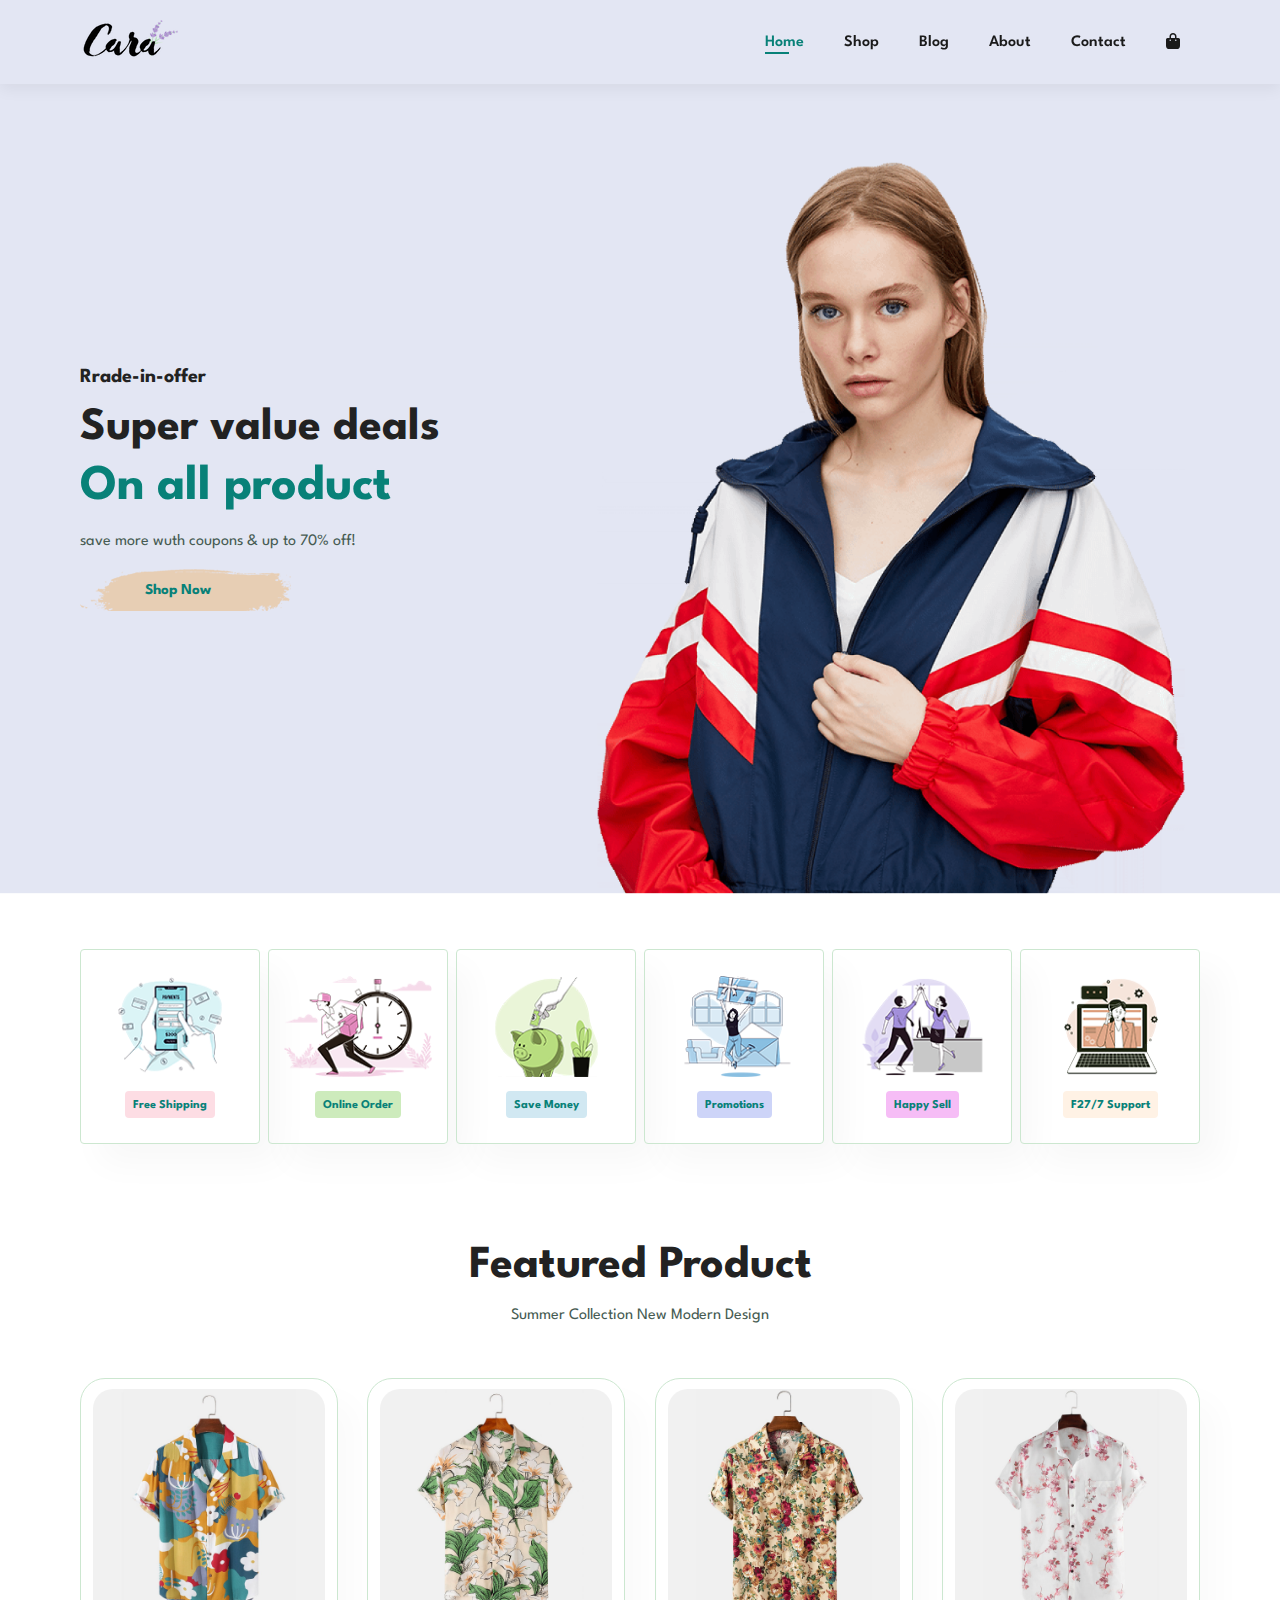
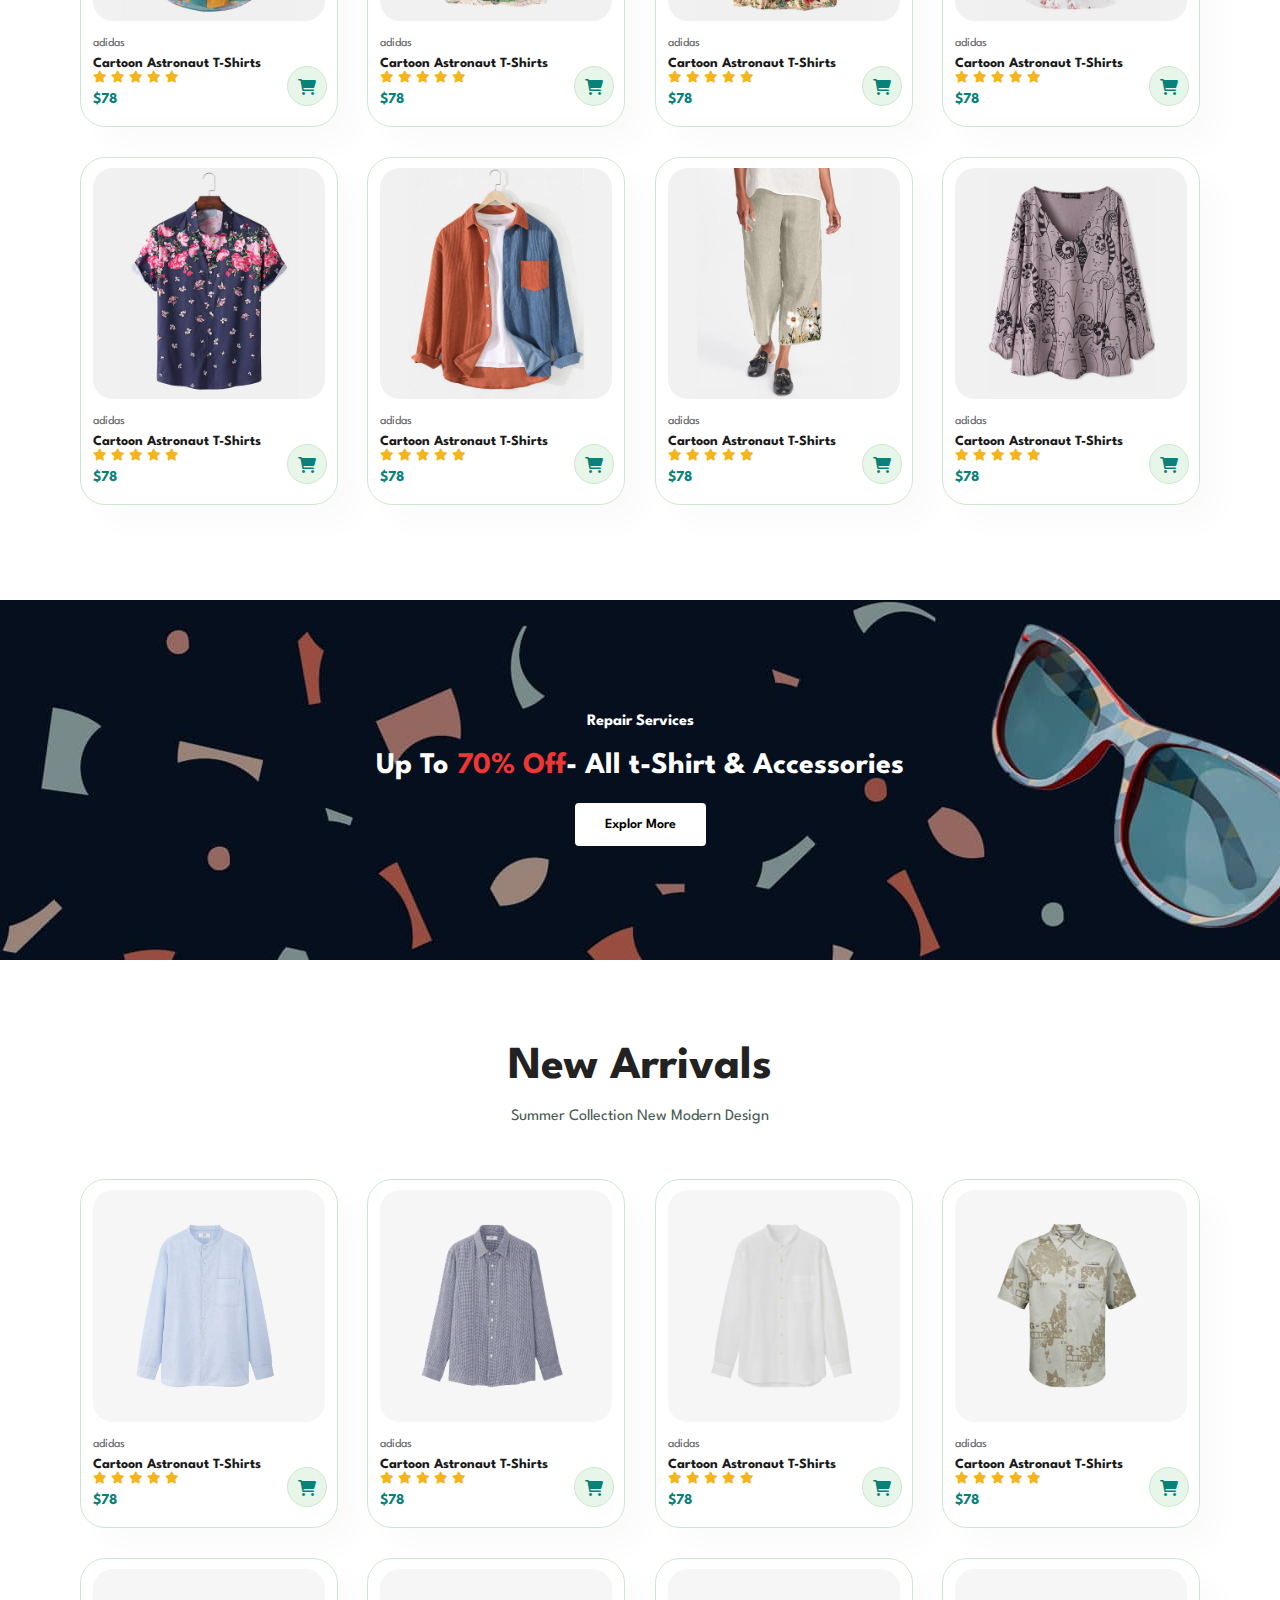
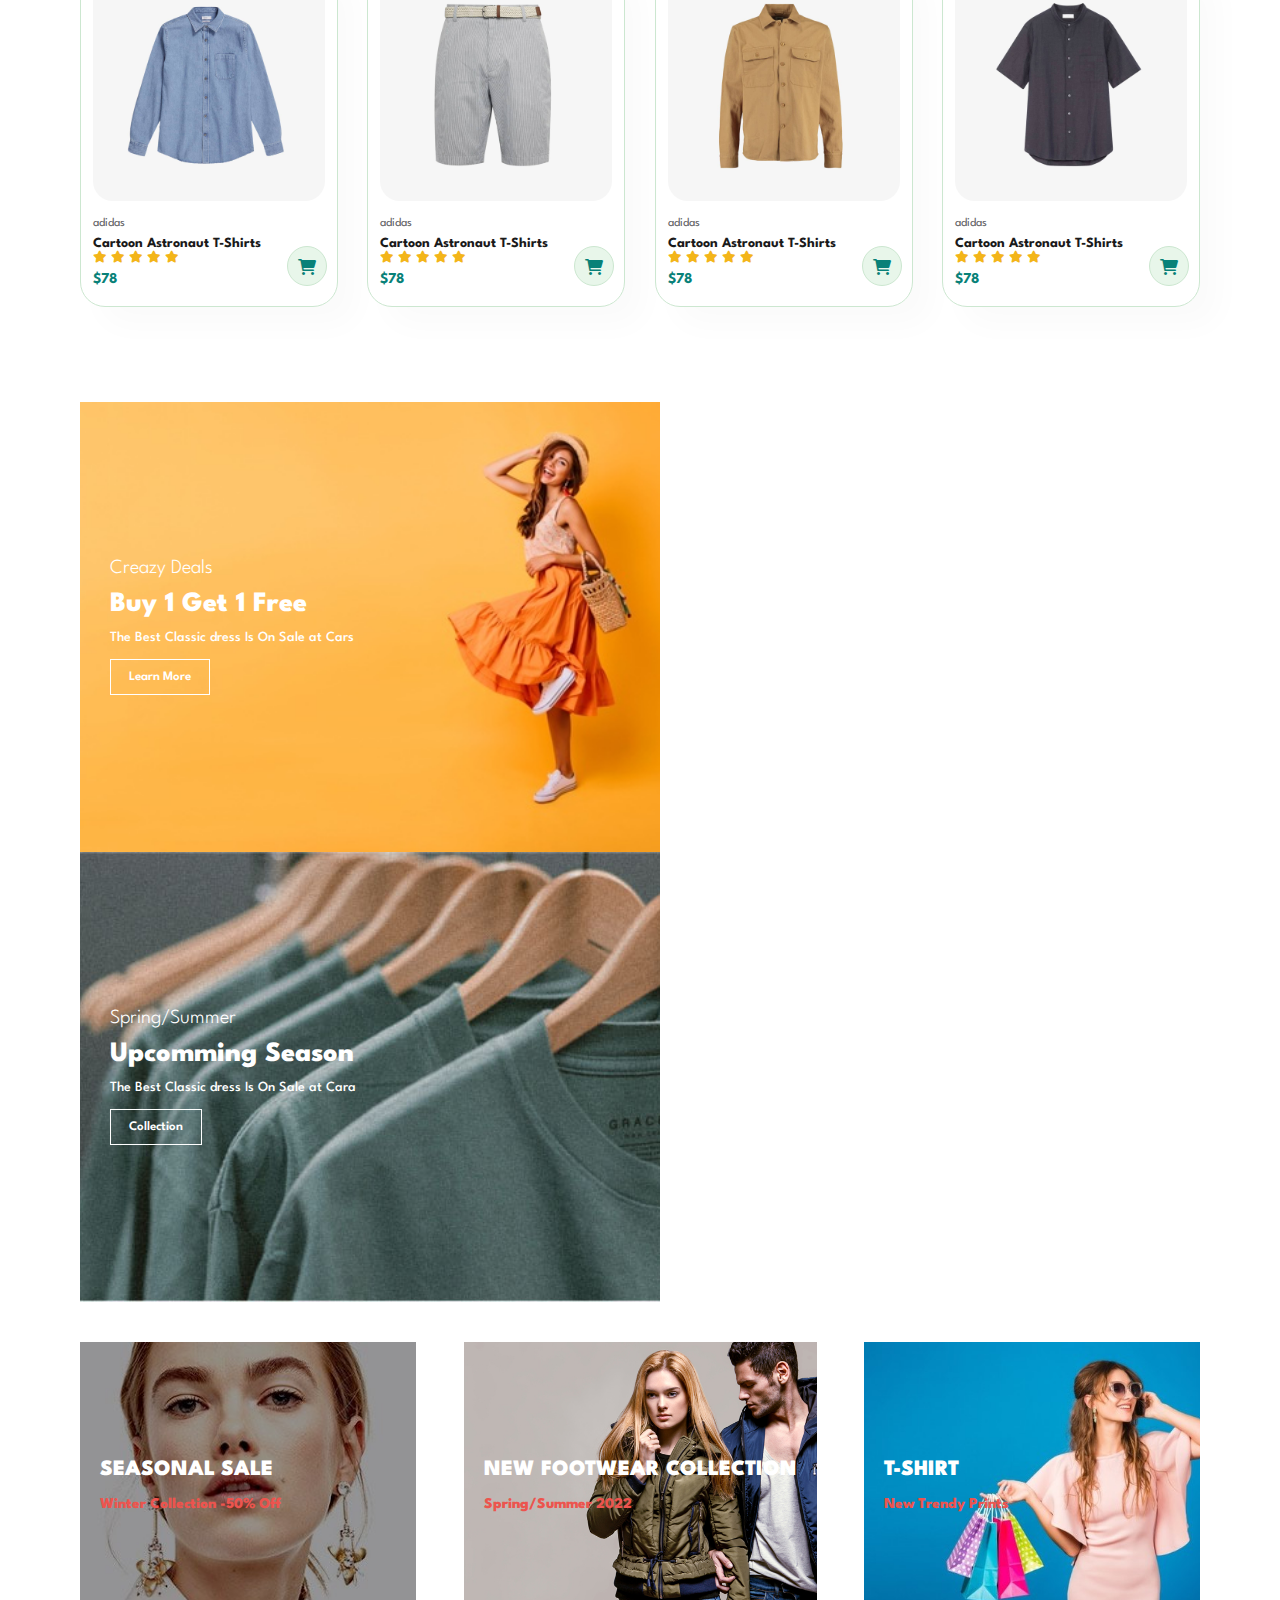
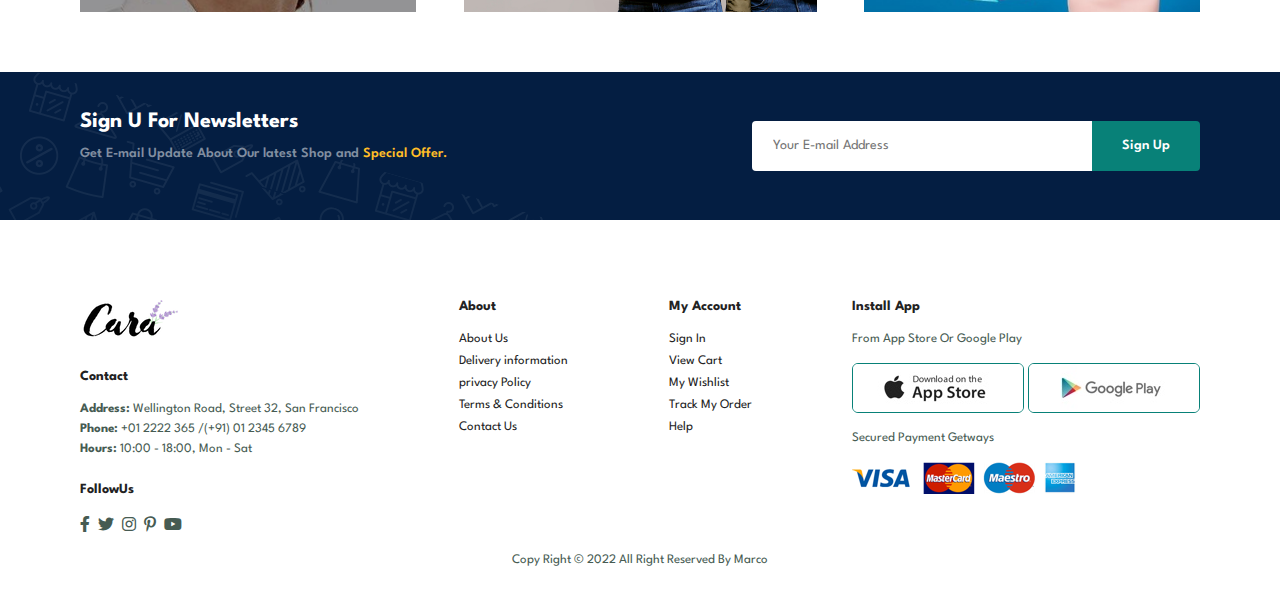
<file: index.html>
<!DOCTYPE html>
<html lang="en">
  <head>
    <meta charset="UTF-8" />
    <meta http-equiv="X-UA-Compatible" content="IE=edge" />
    <meta name="viewport" content="width=device-width, initial-scale=1.0" />
    <title>Cara Home</title>
    <link
      rel="stylesheet"
      href="https://cdnjs.cloudflare.com/ajax/libs/font-awesome/6.0.0/css/all.min.css"
    />
    <link rel="stylesheet" href="style.css" />
  </head>

  <body>
    <section id="header">
      <a href="#"><img src="img/logo.png" class="logo" alt="" /></a>
      <div>
        <ul id="navbar">
          <li><a class="active" href="index.html">Home</a></li>
          <li><a href="shop.html">Shop</a></li>
          <li><a href="blog.html">Blog</a></li>
          <li><a href="about.html">About</a></li>
          <li><a href="contact.html">Contact</a></li>
          <li>
            <a id="lg-bag" href="cart.html"
              ><i class="fa-solid fa-bag-shopping"></i
            ></a>
          </li>
          <a id="close" href="#"><i class="fa-solid fa-xmark"></i></a>
        </ul>
      </div>
      <div id="mobile">
        <a href="cart.html"><i class="fa-solid fa-bag-shopping"></i></a>
        <i id="bar" class="fa-solid fa-outdent"></i>
      </div>
    </section>

    <section id="hero">
      <h4>Rrade-in-offer</h4>
      <h2>Super value deals</h2>
      <h1>On all product</h1>
      <p>save more wuth coupons & up to 70% off!</p>
      <button>Shop Now</button>
    </section>

    <section id="feature" class="section-p1">
      <div class="fe-box">
        <img src="img/features/f1.png" alt="" />
        <h6>Free Shipping</h6>
      </div>
      <div class="fe-box">
        <img src="img/features/f2.png" alt="" />
        <h6>Online Order</h6>
      </div>
      <div class="fe-box">
        <img src="img/features/f3.png" alt="" />
        <h6>Save Money</h6>
      </div>
      <div class="fe-box">
        <img src="img/features/f4.png" alt="" />
        <h6>Promotions</h6>
      </div>
      <div class="fe-box">
        <img src="img/features/f5.png" alt="" />
        <h6>Happy Sell</h6>
      </div>
      <div class="fe-box">
        <img src="img/features/f6.png" alt="" />
        <h6>F27/7 Support</h6>
      </div>
    </section>

    <section id="product1" class="section-p1">
      <h2>Featured Product</h2>
      <p>Summer Collection New Modern Design</p>
      <div class="pro-container">
        <div class="pro">
          <img src="img/products/f1.jpg" alt="" />
          <div class="des">
            <span>adidas</span>
            <h5>Cartoon Astronaut T-Shirts</h5>
            <div class="star">
              <i class="fas fa-star"></i>
              <i class="fas fa-star"></i>
              <i class="fas fa-star"></i>
              <i class="fas fa-star"></i>
              <i class="fas fa-star"></i>
            </div>
            <h4>$78</h4>
          </div>
          <a href="#"><i class="fa-solid fa-cart-shopping cart"></i></a>
        </div>
        <div class="pro">
          <img src="img/products/f2.jpg" alt="" />
          <div class="des">
            <span>adidas</span>
            <h5>Cartoon Astronaut T-Shirts</h5>
            <div class="star">
              <i class="fas fa-star"></i>
              <i class="fas fa-star"></i>
              <i class="fas fa-star"></i>
              <i class="fas fa-star"></i>
              <i class="fas fa-star"></i>
            </div>
            <h4>$78</h4>
          </div>
          <a href="#"><i class="fa-solid fa-cart-shopping cart"></i></a>
        </div>
        <div class="pro">
          <img src="img/products/f3.jpg" alt="" />
          <div class="des">
            <span>adidas</span>
            <h5>Cartoon Astronaut T-Shirts</h5>
            <div class="star">
              <i class="fas fa-star"></i>
              <i class="fas fa-star"></i>
              <i class="fas fa-star"></i>
              <i class="fas fa-star"></i>
              <i class="fas fa-star"></i>
            </div>
            <h4>$78</h4>
          </div>
          <a href="#"><i class="fa-solid fa-cart-shopping cart"></i></a>
        </div>
        <div class="pro">
          <img src="img/products/f4.jpg" alt="" />
          <div class="des">
            <span>adidas</span>
            <h5>Cartoon Astronaut T-Shirts</h5>
            <div class="star">
              <i class="fas fa-star"></i>
              <i class="fas fa-star"></i>
              <i class="fas fa-star"></i>
              <i class="fas fa-star"></i>
              <i class="fas fa-star"></i>
            </div>
            <h4>$78</h4>
          </div>
          <a href="#"><i class="fa-solid fa-cart-shopping cart"></i></a>
        </div>
        <div class="pro">
          <img src="img/products/f5.jpg" alt="" />
          <div class="des">
            <span>adidas</span>
            <h5>Cartoon Astronaut T-Shirts</h5>
            <div class="star">
              <i class="fas fa-star"></i>
              <i class="fas fa-star"></i>
              <i class="fas fa-star"></i>
              <i class="fas fa-star"></i>
              <i class="fas fa-star"></i>
            </div>
            <h4>$78</h4>
          </div>
          <a href="#"><i class="fa-solid fa-cart-shopping cart"></i></a>
        </div>
        <div class="pro">
          <img src="img/products/f6.jpg" alt="" />
          <div class="des">
            <span>adidas</span>
            <h5>Cartoon Astronaut T-Shirts</h5>
            <div class="star">
              <i class="fas fa-star"></i>
              <i class="fas fa-star"></i>
              <i class="fas fa-star"></i>
              <i class="fas fa-star"></i>
              <i class="fas fa-star"></i>
            </div>
            <h4>$78</h4>
          </div>
          <a href="#"><i class="fa-solid fa-cart-shopping cart"></i></a>
        </div>
        <div class="pro">
          <img src="img/products/f7.jpg" alt="" />
          <div class="des">
            <span>adidas</span>
            <h5>Cartoon Astronaut T-Shirts</h5>
            <div class="star">
              <i class="fas fa-star"></i>
              <i class="fas fa-star"></i>
              <i class="fas fa-star"></i>
              <i class="fas fa-star"></i>
              <i class="fas fa-star"></i>
            </div>
            <h4>$78</h4>
          </div>
          <a href="#"><i class="fa-solid fa-cart-shopping cart"></i></a>
        </div>
        <div class="pro">
          <img src="img/products/f8.jpg" alt="" />
          <div class="des">
            <span>adidas</span>
            <h5>Cartoon Astronaut T-Shirts</h5>
            <div class="star">
              <i class="fas fa-star"></i>
              <i class="fas fa-star"></i>
              <i class="fas fa-star"></i>
              <i class="fas fa-star"></i>
              <i class="fas fa-star"></i>
            </div>
            <h4>$78</h4>
          </div>
          <a href="#"><i class="fa-solid fa-cart-shopping cart"></i></a>
        </div>
      </div>
    </section>

    <section id="banner" class="section-m1">
      <h4>Repair Services</h4>
      <h2>Up To <span>70% Off</span>- All t-Shirt & Accessories</h2>
      <button class="normal">Explor More</button>
    </section>

    <section id="product1" class="section-p1">
      <h2>New Arrivals</h2>
      <p>Summer Collection New Modern Design</p>
      <div class="pro-container">
        <div class="pro">
          <img src="img/products/n1.jpg" alt="" />
          <div class="des">
            <span>adidas</span>
            <h5>Cartoon Astronaut T-Shirts</h5>
            <div class="star">
              <i class="fas fa-star"></i>
              <i class="fas fa-star"></i>
              <i class="fas fa-star"></i>
              <i class="fas fa-star"></i>
              <i class="fas fa-star"></i>
            </div>
            <h4>$78</h4>
          </div>
          <a href="#"><i class="fa-solid fa-cart-shopping cart"></i></a>
        </div>
        <div class="pro">
          <img src="img/products/n2.jpg" alt="" />
          <div class="des">
            <span>adidas</span>
            <h5>Cartoon Astronaut T-Shirts</h5>
            <div class="star">
              <i class="fas fa-star"></i>
              <i class="fas fa-star"></i>
              <i class="fas fa-star"></i>
              <i class="fas fa-star"></i>
              <i class="fas fa-star"></i>
            </div>
            <h4>$78</h4>
          </div>
          <a href="#"><i class="fa-solid fa-cart-shopping cart"></i></a>
        </div>
        <div class="pro">
          <img src="img/products/n3.jpg" alt="" />
          <div class="des">
            <span>adidas</span>
            <h5>Cartoon Astronaut T-Shirts</h5>
            <div class="star">
              <i class="fas fa-star"></i>
              <i class="fas fa-star"></i>
              <i class="fas fa-star"></i>
              <i class="fas fa-star"></i>
              <i class="fas fa-star"></i>
            </div>
            <h4>$78</h4>
          </div>
          <a href="#"><i class="fa-solid fa-cart-shopping cart"></i></a>
        </div>
        <div class="pro">
          <img src="img/products/n4.jpg" alt="" />
          <div class="des">
            <span>adidas</span>
            <h5>Cartoon Astronaut T-Shirts</h5>
            <div class="star">
              <i class="fas fa-star"></i>
              <i class="fas fa-star"></i>
              <i class="fas fa-star"></i>
              <i class="fas fa-star"></i>
              <i class="fas fa-star"></i>
            </div>
            <h4>$78</h4>
          </div>
          <a href="#"><i class="fa-solid fa-cart-shopping cart"></i></a>
        </div>
        <div class="pro">
          <img src="img/products/n5.jpg" alt="" />
          <div class="des">
            <span>adidas</span>
            <h5>Cartoon Astronaut T-Shirts</h5>
            <div class="star">
              <i class="fas fa-star"></i>
              <i class="fas fa-star"></i>
              <i class="fas fa-star"></i>
              <i class="fas fa-star"></i>
              <i class="fas fa-star"></i>
            </div>
            <h4>$78</h4>
          </div>
          <a href="#"><i class="fa-solid fa-cart-shopping cart"></i></a>
        </div>
        <div class="pro">
          <img src="img/products/n6.jpg" alt="" />
          <div class="des">
            <span>adidas</span>
            <h5>Cartoon Astronaut T-Shirts</h5>
            <div class="star">
              <i class="fas fa-star"></i>
              <i class="fas fa-star"></i>
              <i class="fas fa-star"></i>
              <i class="fas fa-star"></i>
              <i class="fas fa-star"></i>
            </div>
            <h4>$78</h4>
          </div>
          <a href="#"><i class="fa-solid fa-cart-shopping cart"></i></a>
        </div>
        <div class="pro">
          <img src="img/products/n7.jpg" alt="" />
          <div class="des">
            <span>adidas</span>
            <h5>Cartoon Astronaut T-Shirts</h5>
            <div class="star">
              <i class="fas fa-star"></i>
              <i class="fas fa-star"></i>
              <i class="fas fa-star"></i>
              <i class="fas fa-star"></i>
              <i class="fas fa-star"></i>
            </div>
            <h4>$78</h4>
          </div>
          <a href="#"><i class="fa-solid fa-cart-shopping cart"></i></a>
        </div>
        <div class="pro">
          <img src="img/products/n8.jpg" alt="" />
          <div class="des">
            <span>adidas</span>
            <h5>Cartoon Astronaut T-Shirts</h5>
            <div class="star">
              <i class="fas fa-star"></i>
              <i class="fas fa-star"></i>
              <i class="fas fa-star"></i>
              <i class="fas fa-star"></i>
              <i class="fas fa-star"></i>
            </div>
            <h4>$78</h4>
          </div>
          <a href="#"><i class="fa-solid fa-cart-shopping cart"></i></a>
        </div>
      </div>
    </section>

    <section id="sm-banner" class="section-p1">
      <div class="banner-box">
        <h4>Creazy Deals</h4>
        <h2>Buy 1 Get 1 Free</h2>
        <span>The Best Classic dress Is On Sale at Cars</span>
        <button class="white">Learn More</button>
      </div>
      <div class="banner-box box2">
        <h4>Spring/Summer</h4>
        <h2>Upcomming Season</h2>
        <span>The Best Classic dress Is On Sale at Cara</span>
        <button class="white">Collection</button>
      </div>
    </section>

    <section id="banner3">
      <div class="banner-box">
        <h2>SEASONAL SALE</h2>
        <h3>Winter Collection -50% Off</h3>
      </div>
      <div class="banner-box box2">
        <h2>NEW FOOTWEAR COLLECTION</h2>
        <h3>Spring/Summer 2022</h3>
      </div>
      <div class="banner-box box3">
        <h2>T-SHIRT</h2>
        <h3>New Trendy Prints</h3>
      </div>
    </section>

    <section id="newletter" class="section-p1 section-m1">
      <div class="newtxt">
        <h4>Sign U For Newsletters</h4>
        <p>
          Get E-mail Update About Our latest Shop and
          <span>Special Offer.</span>
        </p>
      </div>
      <div class="form">
        <input type="text" placeholder="Your E-mail Address" />
        <button class="normal">Sign Up</button>
      </div>
    </section>

    <footer class="section-p1">
      <div class="col">
        <img class="logo" src="img/logo.png" alt="" />
        <h4>Contact</h4>
        <p>
          <strong>Address:</strong> Wellington Road, Street 32, San Francisco
        </p>
        <p><strong>Phone:</strong> +01 2222 365 /(+91) 01 2345 6789</p>
        <p><strong>Hours:</strong> 10:00 - 18:00, Mon - Sat</p>
        <div class="follow">
          <h4>FollowUs</h4>
          <div class="icon">
            <i class="fa-brands fa-facebook-f"></i>
            <i class="fa-brands fa-twitter"></i>
            <i class="fa-brands fa-instagram"></i>
            <i class="fa-brands fa-pinterest-p"></i>
            <i class="fa-brands fa-youtube"></i>
          </div>
        </div>
      </div>
      <div class="col">
        <h4>About</h4>
        <a href="#">About Us</a>
        <a href="#">Delivery information</a>
        <a href="#">privacy Policy</a>
        <a href="#">Terms & Conditions</a>
        <a href="#">Contact Us</a>
      </div>
      <div class="col">
        <h4>My Account</h4>
        <a href="#">Sign In</a>
        <a href="#">View Cart</a>
        <a href="#">My Wishlist</a>
        <a href="#">Track My Order</a>
        <a href="#">Help</a>
      </div>
      <div class="col install">
        <h4>Install App</h4>
        <p>From App Store Or Google Play</p>
        <div class="row">
          <img src="img/pay/app.jpg" alt="" />
          <img src="img/pay/play.jpg" alt="" />
        </div>
        <p>Secured Payment Getways</p>
        <img src="img/pay/pay.png" alt="" />
      </div>
      <div class="copy">
        <p>Copy Right &copy; 2022 All Right Reserved By Marco</p>
      </div>
    </footer>

    <script src="script.js"></script>
  </body>
</html>
</file>
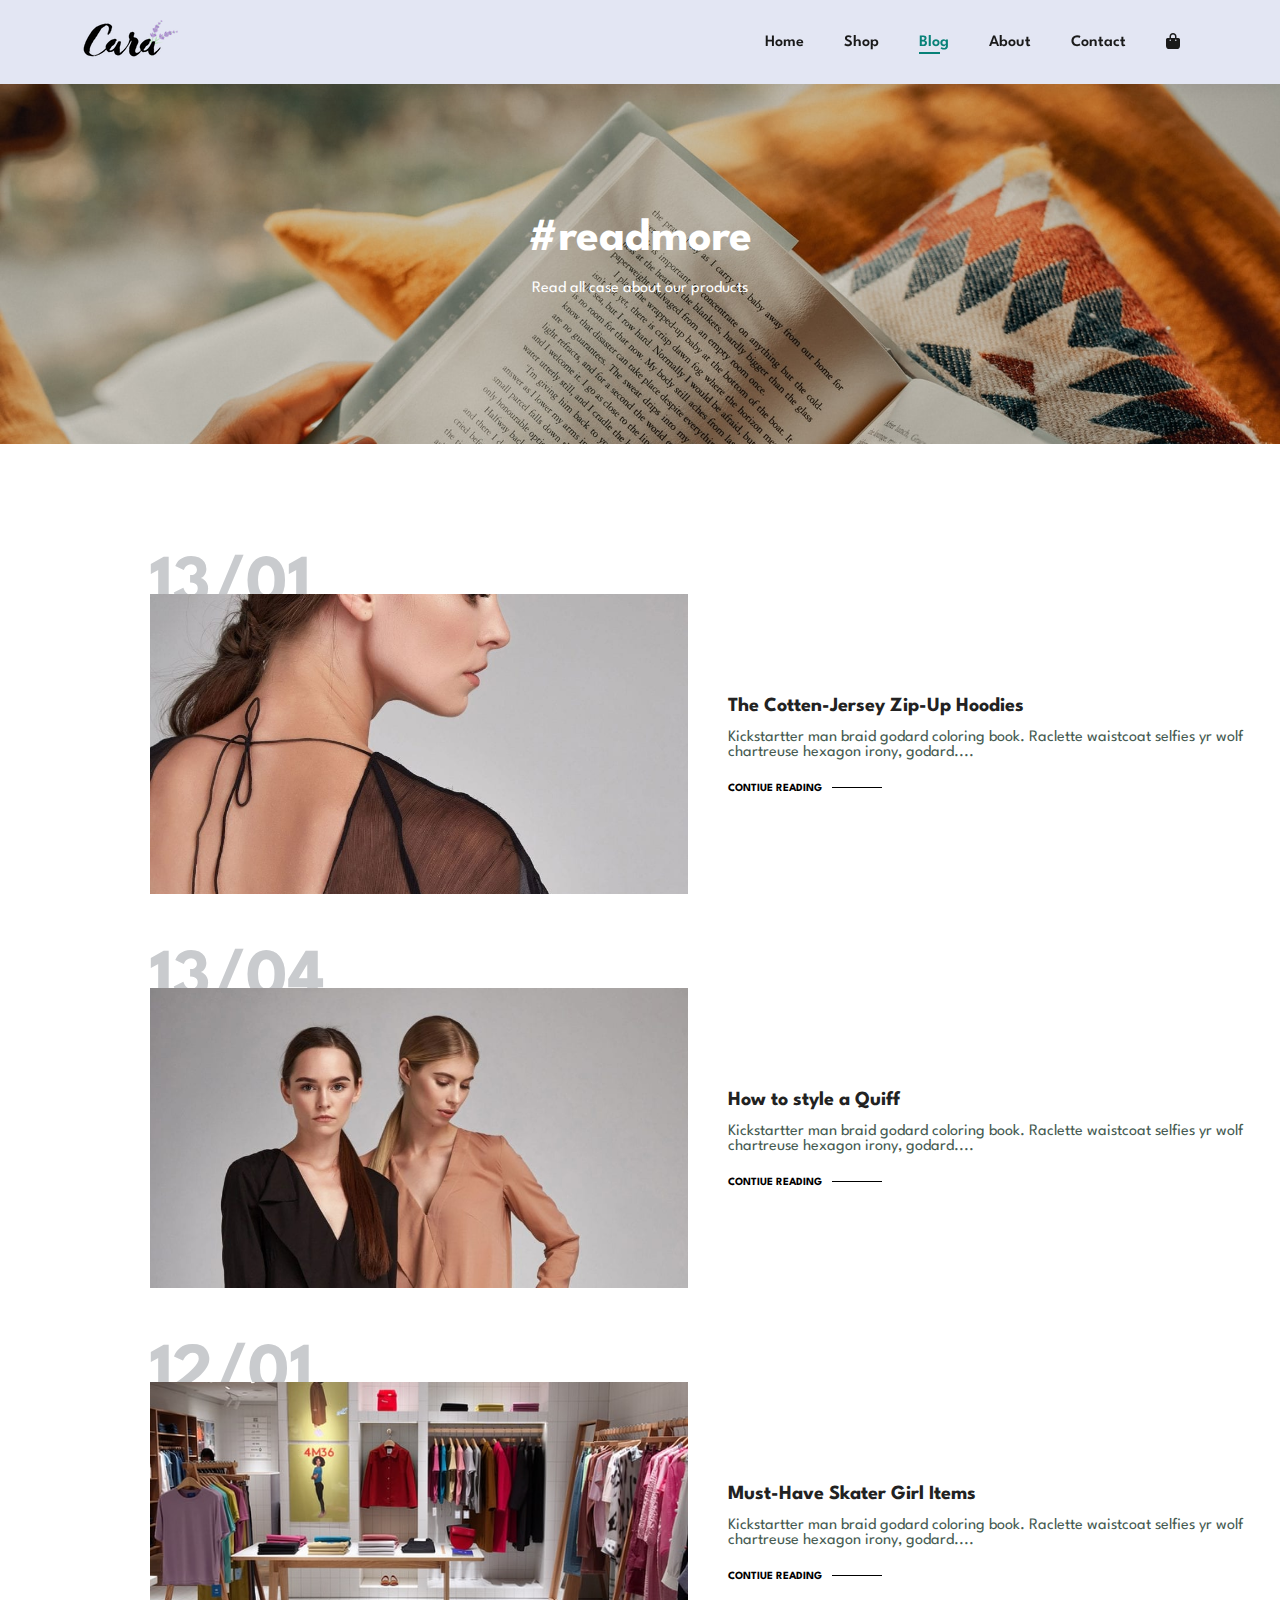
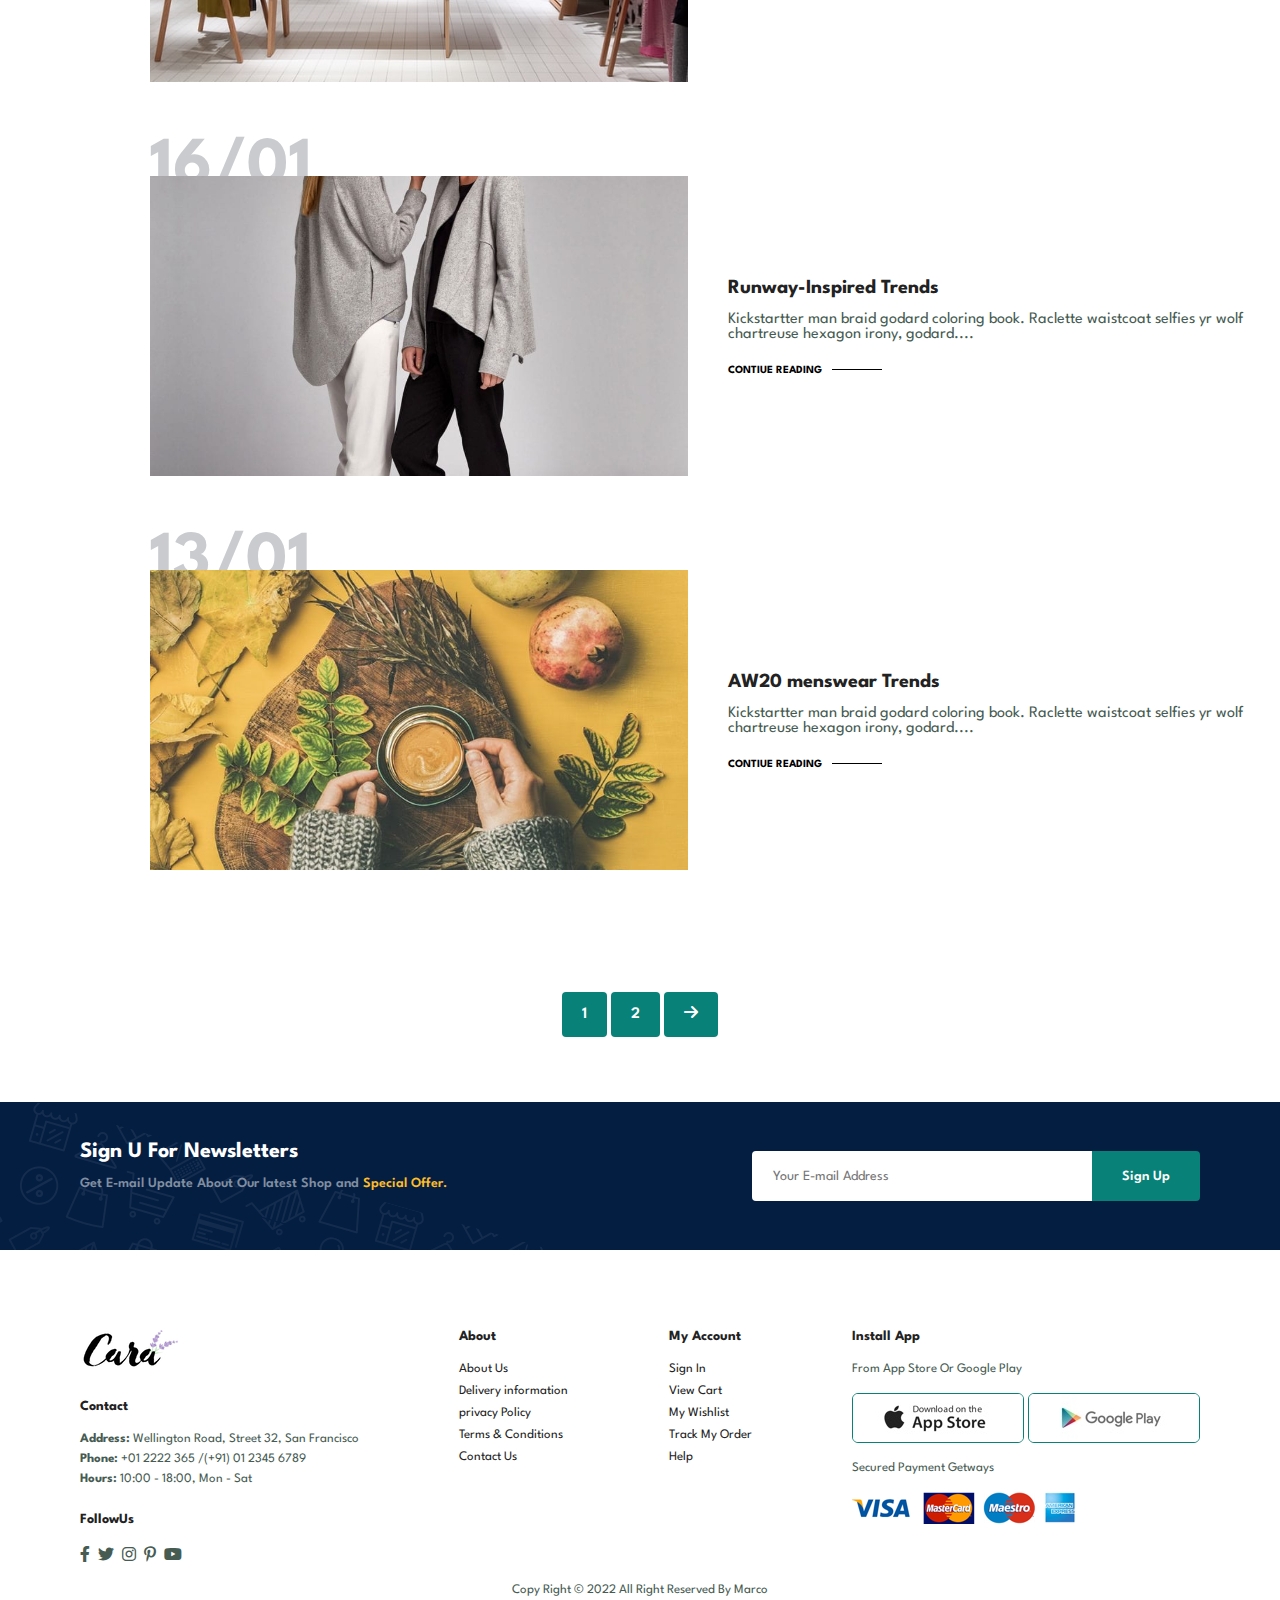
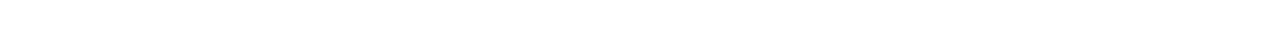
<file: blog.html>
<!DOCTYPE html>
<html lang="en">
  <head>
    <meta charset="UTF-8" />
    <meta http-equiv="X-UA-Compatible" content="IE=edge" />
    <meta name="viewport" content="width=device-width, initial-scale=1.0" />
    <title>Cara Blog</title>
    <link
      rel="stylesheet"
      href="https://cdnjs.cloudflare.com/ajax/libs/font-awesome/6.0.0/css/all.min.css"
    />
    <link rel="stylesheet" href="style.css" />
  </head>

  <body>
    <section id="header">
      <a href="#"><img src="img/logo.png" class="logo" alt="" /></a>
      <div>
        <ul id="navbar">
          <li><a href="index.html">Home</a></li>
          <li><a href="shop.html">Shop</a></li>
          <li><a class="active" href="blog.html">Blog</a></li>
          <li><a href="about.html">About</a></li>
          <li><a href="contact.html">Contact</a></li>
          <li>
            <a id="lg-bag" href="cart.html"
              ><i class="fa-solid fa-bag-shopping"></i
            ></a>
          </li>
          <a id="close" href="#"><i class="fa-solid fa-xmark"></i></a>
        </ul>
      </div>
      <div id="mobile">
        <a href="cart.html"><i class="fa-solid fa-bag-shopping"></i></a>
        <i id="bar" class="fa-solid fa-outdent"></i>
      </div>
    </section>

    <section id="page-header" class="blog-header">
      <h2>#readmore</h2>
      <p>Read all case about our products</p>
    </section>

    <section id="blog">
      <div class="blog-box">
        <div class="blog-img">
          <img src="img/blog/b1.jpg" alt="" />
        </div>
        <div class="blog-txt">
          <h4>The Cotten-Jersey Zip-Up Hoodies</h4>
          <p>
            Kickstartter man braid godard coloring book. Raclette waistcoat
            selfies yr wolf chartreuse hexagon irony, godard....
          </p>
          <a href="#">CONTIUE READING</a>
        </div>
        <h1>13/01</h1>
      </div>
      <div class="blog-box">
        <div class="blog-img">
          <img src="img/blog/b2.jpg" alt="" />
        </div>
        <div class="blog-txt">
          <h4>How to style a Quiff</h4>
          <p>
            Kickstartter man braid godard coloring book. Raclette waistcoat
            selfies yr wolf chartreuse hexagon irony, godard....
          </p>
          <a href="#">CONTIUE READING</a>
        </div>
        <h1>13/04</h1>
      </div>
      <div class="blog-box">
        <div class="blog-img">
          <img src="img/blog/b3.jpg" alt="" />
        </div>
        <div class="blog-txt">
          <h4>Must-Have Skater Girl Items</h4>
          <p>
            Kickstartter man braid godard coloring book. Raclette waistcoat
            selfies yr wolf chartreuse hexagon irony, godard....
          </p>
          <a href="#">CONTIUE READING</a>
        </div>
        <h1>12/01</h1>
      </div>
      <div class="blog-box">
        <div class="blog-img">
          <img src="img/blog/b4.jpg" alt="" />
        </div>
        <div class="blog-txt">
          <h4>Runway-Inspired Trends</h4>
          <p>
            Kickstartter man braid godard coloring book. Raclette waistcoat
            selfies yr wolf chartreuse hexagon irony, godard....
          </p>
          <a href="#">CONTIUE READING</a>
        </div>
        <h1>16/01</h1>
      </div>
      <div class="blog-box">
        <div class="blog-img">
          <img src="img/blog/b6.jpg" alt="" />
        </div>
        <div class="blog-txt">
          <h4>AW20 menswear Trends</h4>
          <p>
            Kickstartter man braid godard coloring book. Raclette waistcoat
            selfies yr wolf chartreuse hexagon irony, godard....
          </p>
          <a href="#">CONTIUE READING</a>
        </div>
        <h1>13/01</h1>
      </div>
    </section>

    <section id="pagination" class="section-p1">
      <a href="#">1</a>
      <a href="#">2</a>
      <a href="#"><i class="fa-solid fa-arrow-right"></i></a>
    </section>

    <section id="newletter" class="section-p1 section-m1">
      <div class="newtxt">
        <h4>Sign U For Newsletters</h4>
        <p>
          Get E-mail Update About Our latest Shop and
          <span>Special Offer.</span>
        </p>
      </div>
      <div class="form">
        <input type="text" placeholder="Your E-mail Address" />
        <button class="normal">Sign Up</button>
      </div>
    </section>

    <footer class="section-p1">
      <div class="col">
        <img class="logo" src="img/logo.png" alt="" />
        <h4>Contact</h4>
        <p>
          <strong>Address:</strong> Wellington Road, Street 32, San Francisco
        </p>
        <p><strong>Phone:</strong> +01 2222 365 /(+91) 01 2345 6789</p>
        <p><strong>Hours:</strong> 10:00 - 18:00, Mon - Sat</p>
        <div class="follow">
          <h4>FollowUs</h4>
          <div class="icon">
            <i class="fa-brands fa-facebook-f"></i>
            <i class="fa-brands fa-twitter"></i>
            <i class="fa-brands fa-instagram"></i>
            <i class="fa-brands fa-pinterest-p"></i>
            <i class="fa-brands fa-youtube"></i>
          </div>
        </div>
      </div>
      <div class="col">
        <h4>About</h4>
        <a href="#">About Us</a>
        <a href="#">Delivery information</a>
        <a href="#">privacy Policy</a>
        <a href="#">Terms & Conditions</a>
        <a href="#">Contact Us</a>
      </div>
      <div class="col">
        <h4>My Account</h4>
        <a href="#">Sign In</a>
        <a href="#">View Cart</a>
        <a href="#">My Wishlist</a>
        <a href="#">Track My Order</a>
        <a href="#">Help</a>
      </div>
      <div class="col install">
        <h4>Install App</h4>
        <p>From App Store Or Google Play</p>
        <div class="row">
          <img src="img/pay/app.jpg" alt="" />
          <img src="img/pay/play.jpg" alt="" />
        </div>
        <p>Secured Payment Getways</p>
        <img src="img/pay/pay.png" alt="" />
      </div>
      <div class="copy">
        <p>Copy Right &copy; 2022 All Right Reserved By Marco</p>
      </div>
    </footer>

    <script src="script.js"></script>
  </body>
</html>
</file>
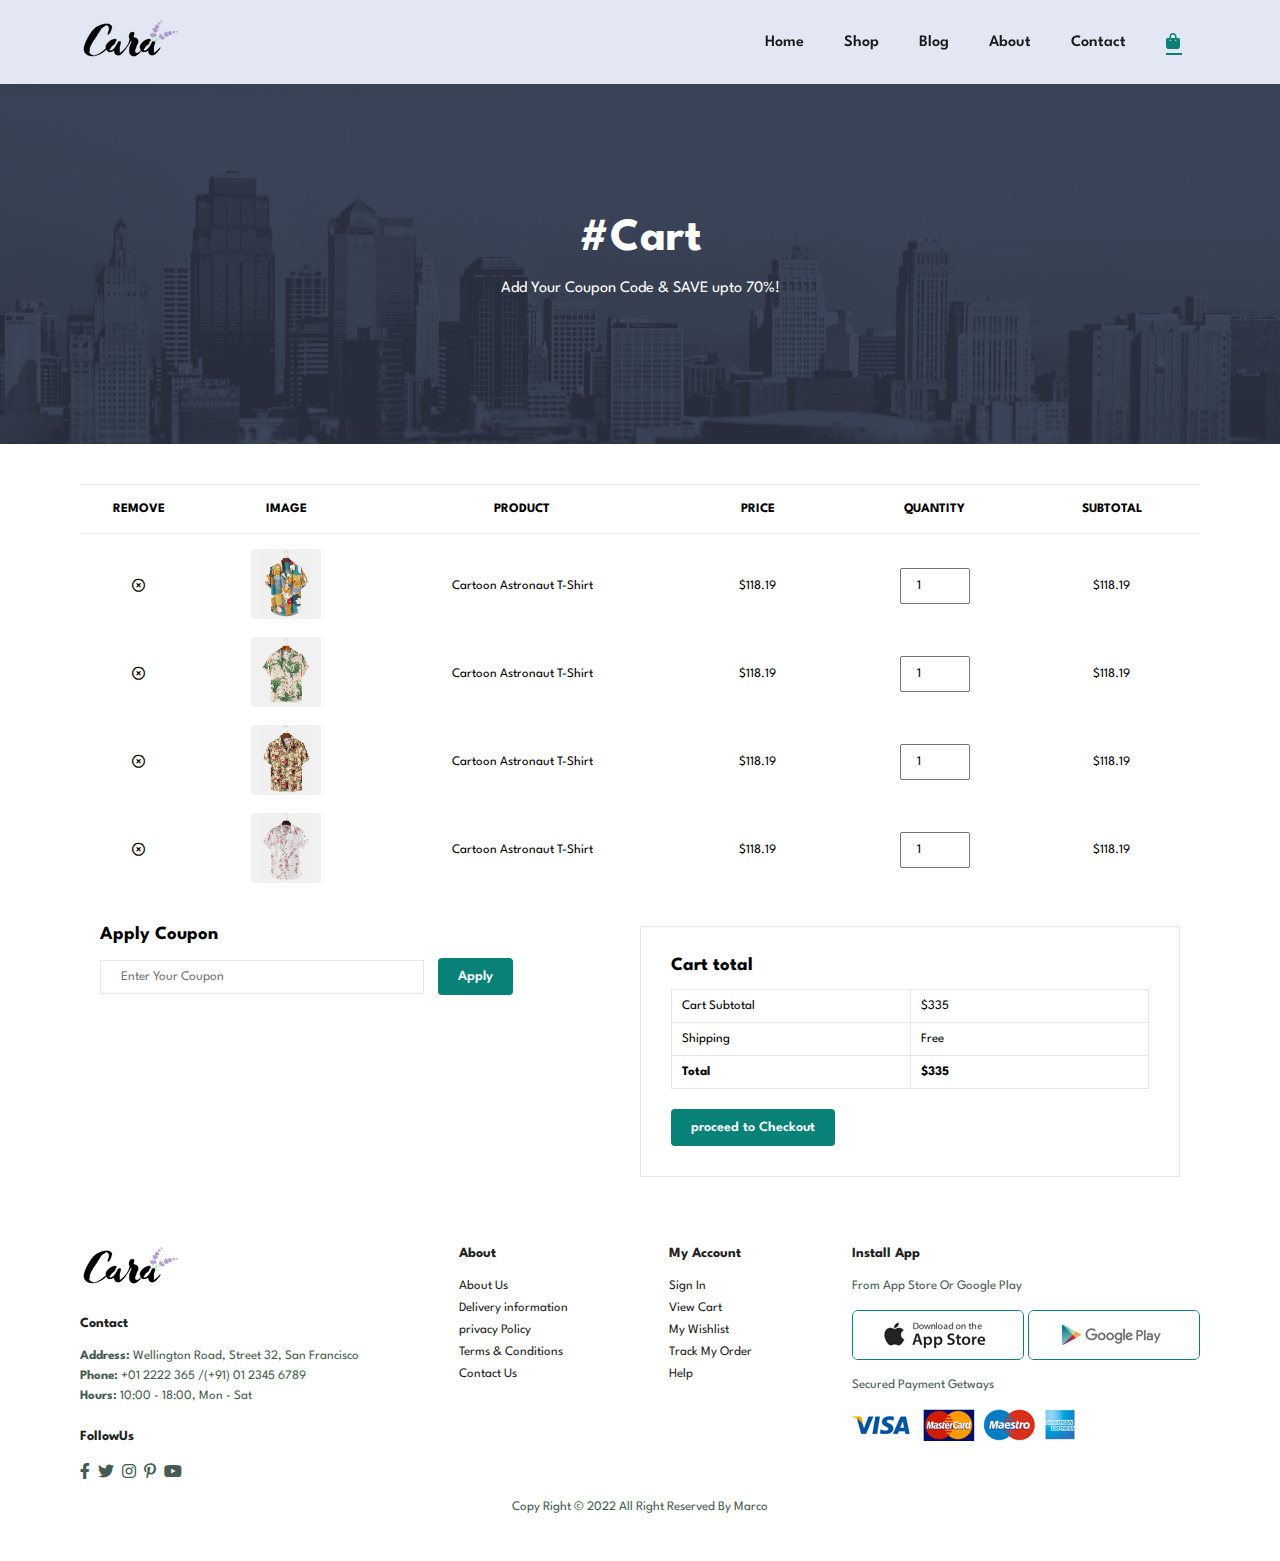
<file: cart.html>
<!DOCTYPE html>
<html lang="en">
  <head>
    <meta charset="UTF-8" />
    <meta http-equiv="X-UA-Compatible" content="IE=edge" />
    <meta name="viewport" content="width=device-width, initial-scale=1.0" />
    <title>Cara Cart</title>
    <link
      rel="stylesheet"
      href="https://cdnjs.cloudflare.com/ajax/libs/font-awesome/6.0.0/css/all.min.css"
    />
    <link rel="stylesheet" href="style.css" />
  </head>

  <body>
    <section id="header">
      <a href="#"><img src="img/logo.png" class="logo" alt="" /></a>
      <div>
        <ul id="navbar">
          <li><a href="index.html">Home</a></li>
          <li><a href="shop.html">Shop</a></li>
          <li><a href="blog.html">Blog</a></li>
          <li><a href="about.html">About</a></li>
          <li><a href="contact.html">Contact</a></li>
          <li>
            <a class="active" id="lg-bag" href="cart.html"
              ><i class="fa-solid fa-bag-shopping"></i
            ></a>
          </li>
          <a id="close" href="#"><i class="fa-solid fa-xmark"></i></a>
        </ul>
      </div>
      <div id="mobile">
        <a href="cart.html"><i class="fa-solid fa-bag-shopping"></i></a>
        <i id="bar" class="fa-solid fa-outdent"></i>
      </div>
    </section>

    <section id="page-header" class="about-header">
      <h2>#Cart</h2>
      <p>Add Your Coupon Code & SAVE upto 70%!</p>
    </section>

    <section id="cart" class="section-p1">
      <table width="100%">
        <thead>
          <tr>
            <td>REMOVE</td>
            <td>IMAGE</td>
            <td>PRODUCT</td>
            <td>PRICE</td>
            <td>QUANTITY</td>
            <td>SUBTOTAL</td>
          </tr>
        </thead>
        <tbody>
          <tr>
            <td><i class="fa-regular fa-circle-xmark"></i></td>
            <td><img src="img/products/f1.jpg" alt="" /></td>
            <td>Cartoon Astronaut T-Shirt</td>
            <td>$118.19</td>
            <td><input type="number" value="1" /></td>
            <td>$118.19</td>
          </tr>
          <tr>
            <td><i class="fa-regular fa-circle-xmark"></i></td>
            <td><img src="img/products/f2.jpg" alt="" /></td>
            <td>Cartoon Astronaut T-Shirt</td>
            <td>$118.19</td>
            <td><input type="number" value="1" /></td>
            <td>$118.19</td>
          </tr>
          <tr>
            <td><i class="fa-regular fa-circle-xmark"></i></td>
            <td><img src="img/products/f3.jpg" alt="" /></td>
            <td>Cartoon Astronaut T-Shirt</td>
            <td>$118.19</td>
            <td><input type="number" value="1" /></td>
            <td>$118.19</td>
          </tr>
          <tr>
            <td><i class="fa-regular fa-circle-xmark"></i></td>
            <td><img src="img/products/f4.jpg" alt="" /></td>
            <td>Cartoon Astronaut T-Shirt</td>
            <td>$118.19</td>
            <td><input type="number" value="1" /></td>
            <td>$118.19</td>
          </tr>
        </tbody>
      </table>
    </section>

    <section id="cart-add">
      <div id="coupon">
        <h3>Apply Coupon</h3>
        <div>
          <input type="text" placeholder="Enter Your Coupon" />
          <button class="normal">Apply</button>
        </div>
      </div>
      <div id="subtotal">
        <h3>Cart total</h3>
        <table>
          <tr>
            <td>Cart Subtotal</td>
            <td>$335</td>
          </tr>
          <tr>
            <td>Shipping</td>
            <td>Free</td>
          </tr>
          <tr>
            <td><strong>Total</strong></td>
            <td><strong>$335</strong></td>
          </tr>
        </table>
        <button class="normal">proceed to Checkout</button>
      </div>
    </section>

    <footer class="section-p1">
      <div class="col">
        <img class="logo" src="img/logo.png" alt="" />
        <h4>Contact</h4>
        <p>
          <strong>Address:</strong> Wellington Road, Street 32, San Francisco
        </p>
        <p><strong>Phone:</strong> +01 2222 365 /(+91) 01 2345 6789</p>
        <p><strong>Hours:</strong> 10:00 - 18:00, Mon - Sat</p>
        <div class="follow">
          <h4>FollowUs</h4>
          <div class="icon">
            <i class="fa-brands fa-facebook-f"></i>
            <i class="fa-brands fa-twitter"></i>
            <i class="fa-brands fa-instagram"></i>
            <i class="fa-brands fa-pinterest-p"></i>
            <i class="fa-brands fa-youtube"></i>
          </div>
        </div>
      </div>
      <div class="col">
        <h4>About</h4>
        <a href="#">About Us</a>
        <a href="#">Delivery information</a>
        <a href="#">privacy Policy</a>
        <a href="#">Terms & Conditions</a>
        <a href="#">Contact Us</a>
      </div>
      <div class="col">
        <h4>My Account</h4>
        <a href="#">Sign In</a>
        <a href="#">View Cart</a>
        <a href="#">My Wishlist</a>
        <a href="#">Track My Order</a>
        <a href="#">Help</a>
      </div>
      <div class="col install">
        <h4>Install App</h4>
        <p>From App Store Or Google Play</p>
        <div class="row">
          <img src="img/pay/app.jpg" alt="" />
          <img src="img/pay/play.jpg" alt="" />
        </div>
        <p>Secured Payment Getways</p>
        <img src="img/pay/pay.png" alt="" />
      </div>
      <div class="copy">
        <p>Copy Right &copy; 2022 All Right Reserved By Marco</p>
      </div>
    </footer>

    <script src="script.js"></script>
  </body>
</html>
</file>
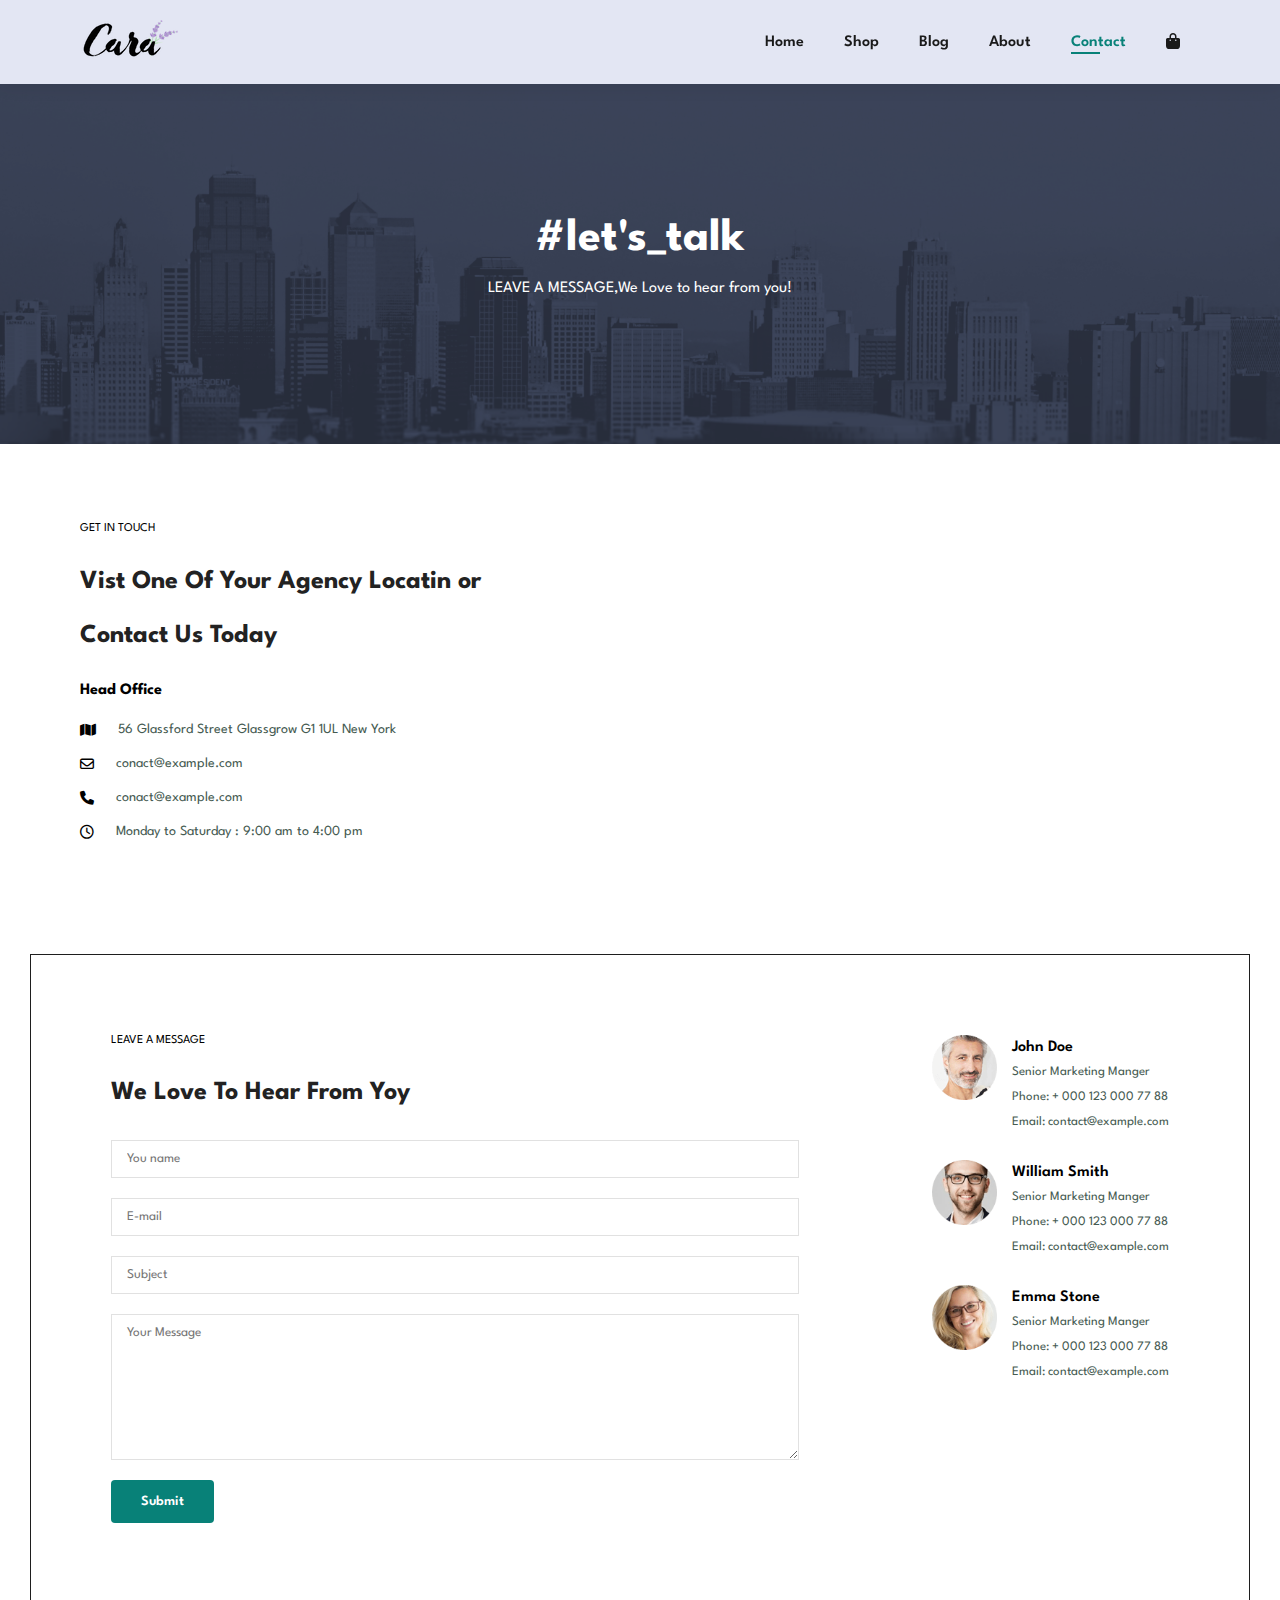
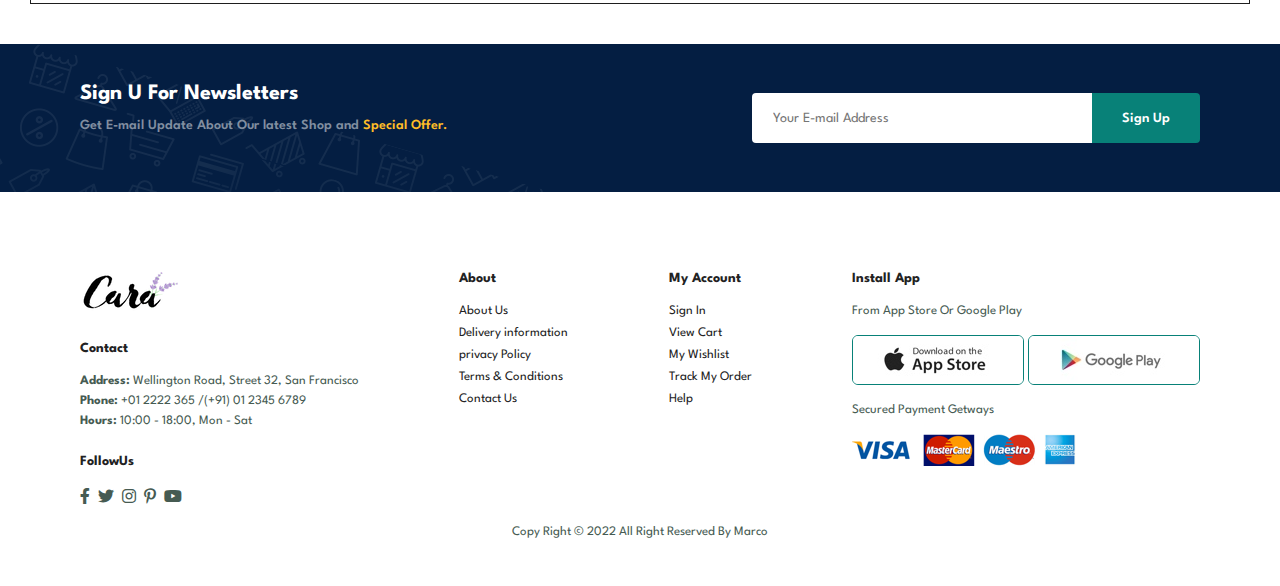
<file: contact.html>
<!DOCTYPE html>
<html lang="en">
  <head>
    <meta charset="UTF-8" />
    <meta http-equiv="X-UA-Compatible" content="IE=edge" />
    <meta name="viewport" content="width=device-width, initial-scale=1.0" />
    <title>Cara Contact</title>
    <link
      rel="stylesheet"
      href="https://cdnjs.cloudflare.com/ajax/libs/font-awesome/6.0.0/css/all.min.css"
    />
    <link rel="stylesheet" href="style.css" />
  </head>

  <body>
    <section id="header">
      <a href="#"><img src="img/logo.png" class="logo" alt="" /></a>
      <div>
        <ul id="navbar">
          <li><a href="index.html">Home</a></li>
          <li><a href="shop.html">Shop</a></li>
          <li><a href="blog.html">Blog</a></li>
          <li><a href="about.html">About</a></li>
          <li><a class="active" href="contact.html">Contact</a></li>
          <li>
            <a id="lg-bag" href="cart.html"
              ><i class="fa-solid fa-bag-shopping"></i
            ></a>
          </li>
          <a id="close" href="#"><i class="fa-solid fa-xmark"></i></a>
        </ul>
      </div>
      <div id="mobile">
        <a href="cart.html"><i class="fa-solid fa-bag-shopping"></i></a>
        <i id="bar" class="fa-solid fa-outdent"></i>
      </div>
    </section>

    <section id="page-header" class="about-header">
      <h2>#let's_talk</h2>
      <p>LEAVE A MESSAGE,We Love to hear from you!</p>
    </section>

    <section id="contact-deat" class="section-p1">
      <div class="deat">
        <span>GET IN TOUCH</span>
        <h2>Vist One Of Your Agency Locatin or Contact Us Today</h2>
        <h3>Head Office</h3>
        <div>
          <li>
            <i class="fa-solid fa-map"></i>
            <p>56 Glassford Street Glassgrow G1 1UL New York</p>
          </li>
          <li>
            <i class="fa-regular fa-envelope"></i>
            <p>conact@example.com</p>
          </li>
          <li>
            <i class="fa-solid fa-phone"></i>
            <p>conact@example.com</p>
          </li>
          <li>
            <i class="fa-regular fa-clock"></i>
            <p>Monday to Saturday : 9:00 am to 4:00 pm</p>
          </li>
        </div>
      </div>
      <div class="map">
        <iframe
          src="https://www.google.com/maps/embed?pb=!1m18!1m12!1m3!1d55251.374510310976!2d31.258464350000015!3d30.059488450000014!2m3!1f0!2f0!3f0!3m2!1i1024!2i768!4f13.1!3m3!1m2!1s0x14583fa60b21beeb%3A0x79dfb296e8423bba!2sCairo%2C%20Cairo%20Governorate!5e0!3m2!1sen!2seg!4v1703012204020!5m2!1sen!2seg"
          width="600"
          height="450"
          style="border: 0"
          allowfullscreen=""
          loading="lazy"
          referrerpolicy="no-referrer-when-downgrade"
        ></iframe>
      </div>
    </section>

    <section id="form-deat">
      <form action="">
        <span>LEAVE A MESSAGE</span>
        <h2>We Love To Hear From Yoy</h2>
        <input type="text" placeholder="You name" />
        <input type="text" placeholder="E-mail" />
        <input type="text" placeholder="Subject" />
        <textarea
          name=""
          id=""
          cols="30"
          rows="10"
          placeholder="Your Message"
        ></textarea>
        <button class="normal">Submit</button>
      </form>
      <div class="people">
        <div>
          <img src="img/people/1.png" alt="" />
          <p>
            <span>John Doe</span>Senior Marketing Manger <br />
            Phone: + 000 123 000 77 88 <br />Email: contact@example.com
          </p>
        </div>
        <div>
          <img src="img/people/2.png" alt="" />
          <p>
            <span>William Smith</span>Senior Marketing Manger <br />
            Phone: + 000 123 000 77 88 <br />Email: contact@example.com
          </p>
        </div>
        <div>
          <img src="img/people/3.png" alt="" />
          <p>
            <span>Emma Stone</span>Senior Marketing Manger <br />
            Phone: + 000 123 000 77 88 <br />Email: contact@example.com
          </p>
        </div>
      </div>
    </section>

    <section id="newletter" class="section-p1 section-m1">
      <div class="newtxt">
        <h4>Sign U For Newsletters</h4>
        <p>
          Get E-mail Update About Our latest Shop and
          <span>Special Offer.</span>
        </p>
      </div>
      <div class="form">
        <input type="text" placeholder="Your E-mail Address" />
        <button class="normal">Sign Up</button>
      </div>
    </section>

    <footer class="section-p1">
      <div class="col">
        <img class="logo" src="img/logo.png" alt="" />
        <h4>Contact</h4>
        <p>
          <strong>Address:</strong> Wellington Road, Street 32, San Francisco
        </p>
        <p><strong>Phone:</strong> +01 2222 365 /(+91) 01 2345 6789</p>
        <p><strong>Hours:</strong> 10:00 - 18:00, Mon - Sat</p>
        <div class="follow">
          <h4>FollowUs</h4>
          <div class="icon">
            <i class="fa-brands fa-facebook-f"></i>
            <i class="fa-brands fa-twitter"></i>
            <i class="fa-brands fa-instagram"></i>
            <i class="fa-brands fa-pinterest-p"></i>
            <i class="fa-brands fa-youtube"></i>
          </div>
        </div>
      </div>
      <div class="col">
        <h4>About</h4>
        <a href="#">About Us</a>
        <a href="#">Delivery information</a>
        <a href="#">privacy Policy</a>
        <a href="#">Terms & Conditions</a>
        <a href="#">Contact Us</a>
      </div>
      <div class="col">
        <h4>My Account</h4>
        <a href="#">Sign In</a>
        <a href="#">View Cart</a>
        <a href="#">My Wishlist</a>
        <a href="#">Track My Order</a>
        <a href="#">Help</a>
      </div>
      <div class="col install">
        <h4>Install App</h4>
        <p>From App Store Or Google Play</p>
        <div class="row">
          <img src="img/pay/app.jpg" alt="" />
          <img src="img/pay/play.jpg" alt="" />
        </div>
        <p>Secured Payment Getways</p>
        <img src="img/pay/pay.png" alt="" />
      </div>
      <div class="copy">
        <p>Copy Right &copy; 2022 All Right Reserved By Marco</p>
      </div>
    </footer>

    <script src="script.js"></script>
  </body>
</html>
</file>
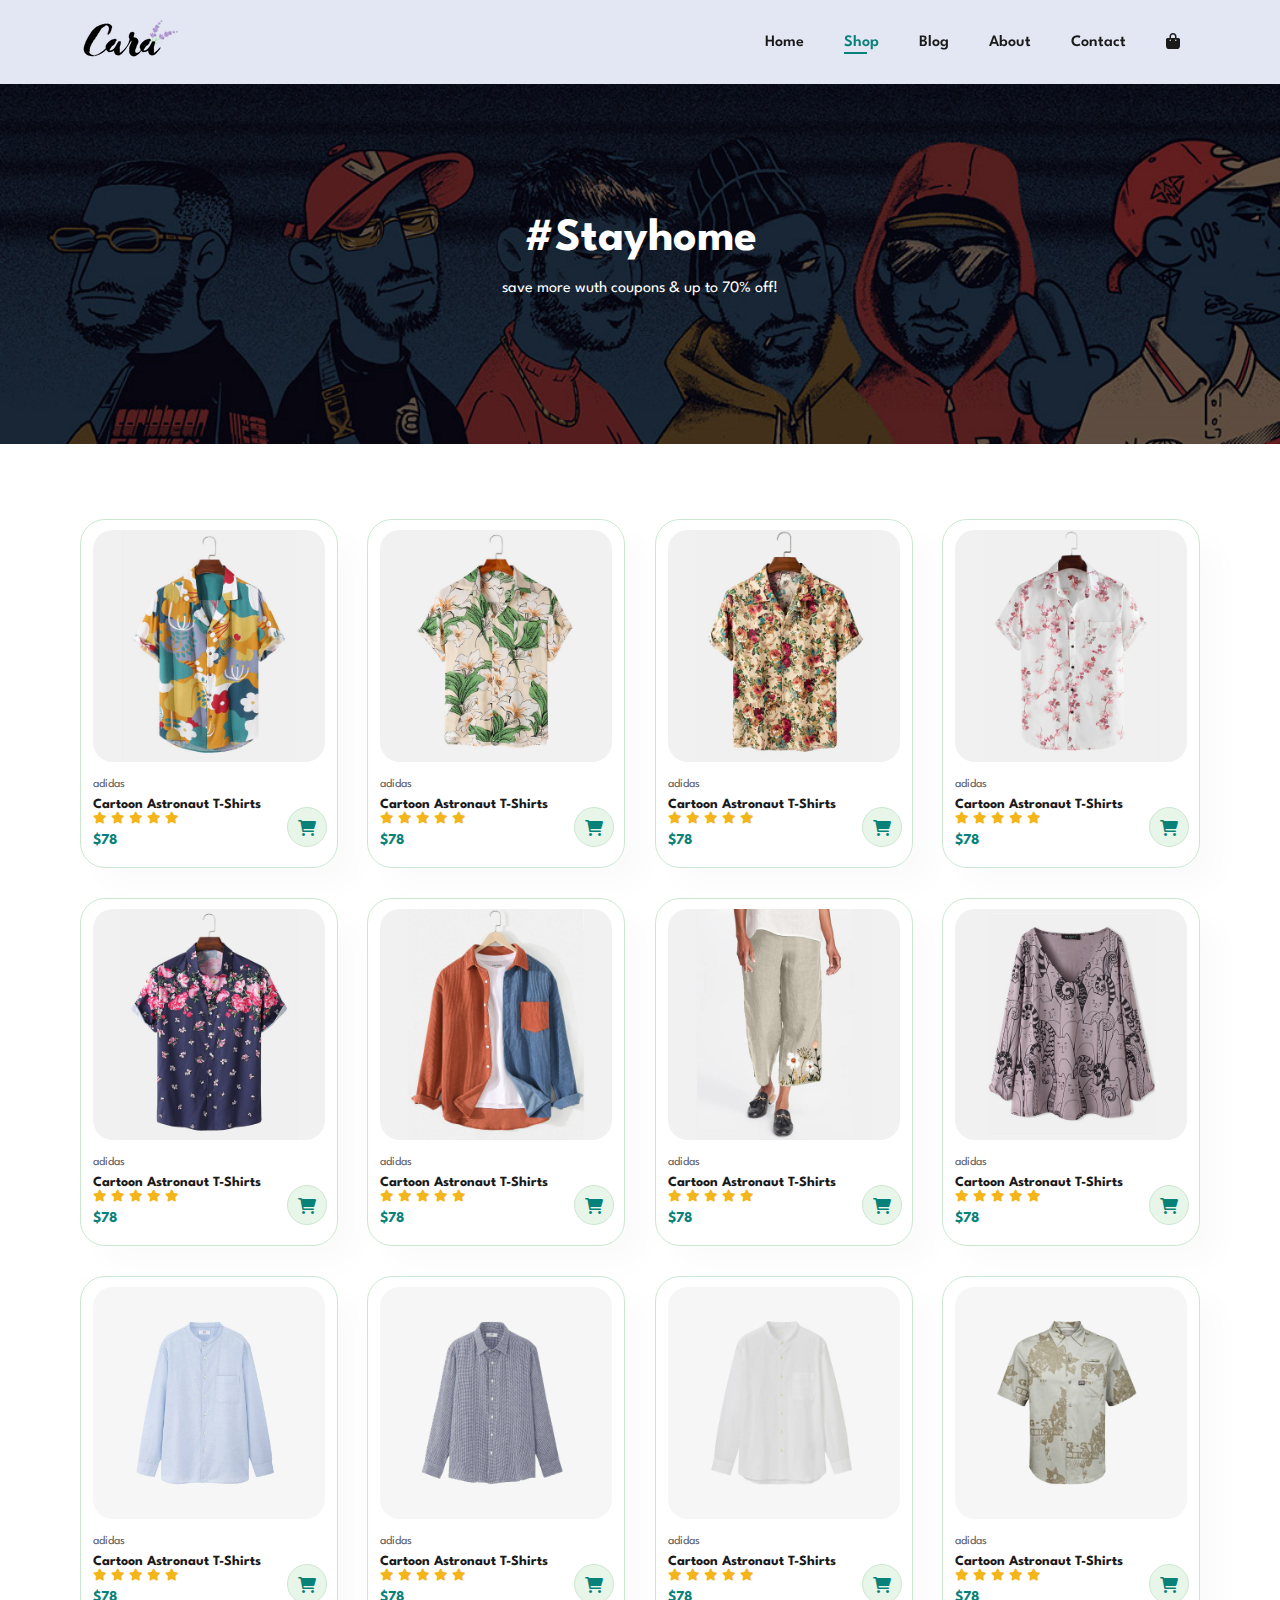
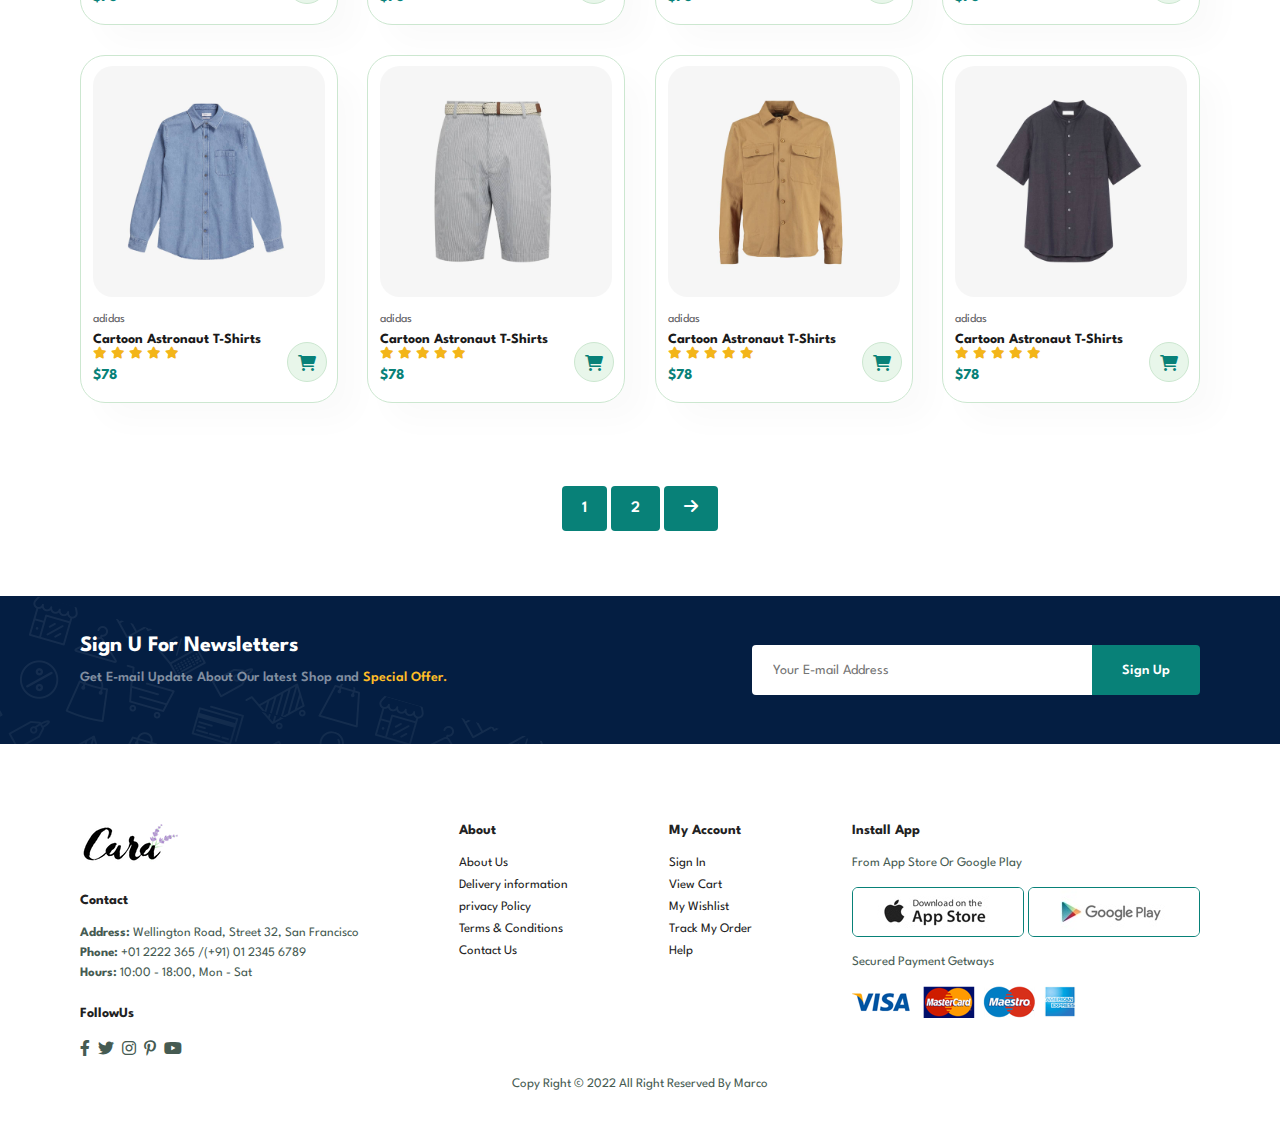
<file: shop.html>
<!DOCTYPE html>
<html lang="en">
  <head>
    <meta charset="UTF-8" />
    <meta http-equiv="X-UA-Compatible" content="IE=edge" />
    <meta name="viewport" content="width=device-width, initial-scale=1.0" />
    <title>Cara Shop</title>
    <link
      rel="stylesheet"
      href="https://cdnjs.cloudflare.com/ajax/libs/font-awesome/6.0.0/css/all.min.css"
    />
    <link rel="stylesheet" href="style.css" />
  </head>

  <body>
    <section id="header">
      <a href="#"><img src="img/logo.png" class="logo" alt="" /></a>
      <div>
        <ul id="navbar">
          <li><a href="index.html">Home</a></li>
          <li><a class="active" href="shop.html">Shop</a></li>
          <li><a href="blog.html">Blog</a></li>
          <li><a href="about.html">About</a></li>
          <li><a href="contact.html">Contact</a></li>
          <li>
            <a id="lg-bag" href="cart.html"
              ><i class="fa-solid fa-bag-shopping"></i
            ></a>
          </li>
          <a id="close" href="#"><i class="fa-solid fa-xmark"></i></a>
        </ul>
      </div>
      <div id="mobile">
        <a href="cart.html"><i class="fa-solid fa-bag-shopping"></i></a>
        <i id="bar" class="fa-solid fa-outdent"></i>
      </div>
    </section>

    <section id="page-header">
      <h2>#Stayhome</h2>
      <p>save more wuth coupons & up to 70% off!</p>
    </section>

    <section id="product1" class="section-p1">
      <div class="pro-container">
        <div class="pro" onclick="window.location.href='sproduct.html';">
          <img src="img/products/f1.jpg" alt="" />
          <div class="des">
            <span>adidas</span>
            <h5>Cartoon Astronaut T-Shirts</h5>
            <div class="star">
              <i class="fas fa-star"></i>
              <i class="fas fa-star"></i>
              <i class="fas fa-star"></i>
              <i class="fas fa-star"></i>
              <i class="fas fa-star"></i>
            </div>
            <h4>$78</h4>
          </div>
          <a href="#"><i class="fa-solid fa-cart-shopping cart"></i></a>
        </div>
        <div class="pro" onclick="window.location.href='sproduct.html';">
          <img src="img/products/f2.jpg" alt="" />
          <div class="des">
            <span>adidas</span>
            <h5>Cartoon Astronaut T-Shirts</h5>
            <div class="star">
              <i class="fas fa-star"></i>
              <i class="fas fa-star"></i>
              <i class="fas fa-star"></i>
              <i class="fas fa-star"></i>
              <i class="fas fa-star"></i>
            </div>
            <h4>$78</h4>
          </div>
          <a href="#"><i class="fa-solid fa-cart-shopping cart"></i></a>
        </div>
        <div class="pro" onclick="window.location.href='sproduct.html';">
          <img src="img/products/f3.jpg" alt="" />
          <div class="des">
            <span>adidas</span>
            <h5>Cartoon Astronaut T-Shirts</h5>
            <div class="star">
              <i class="fas fa-star"></i>
              <i class="fas fa-star"></i>
              <i class="fas fa-star"></i>
              <i class="fas fa-star"></i>
              <i class="fas fa-star"></i>
            </div>
            <h4>$78</h4>
          </div>
          <a href="#"><i class="fa-solid fa-cart-shopping cart"></i></a>
        </div>
        <div class="pro" onclick="window.location.href='sproduct.html';">
          <img src="img/products/f4.jpg" alt="" />
          <div class="des">
            <span>adidas</span>
            <h5>Cartoon Astronaut T-Shirts</h5>
            <div class="star">
              <i class="fas fa-star"></i>
              <i class="fas fa-star"></i>
              <i class="fas fa-star"></i>
              <i class="fas fa-star"></i>
              <i class="fas fa-star"></i>
            </div>
            <h4>$78</h4>
          </div>
          <a href="#"><i class="fa-solid fa-cart-shopping cart"></i></a>
        </div>
        <div class="pro" onclick="window.location.href='sproduct.html';">
          <img src="img/products/f5.jpg" alt="" />
          <div class="des">
            <span>adidas</span>
            <h5>Cartoon Astronaut T-Shirts</h5>
            <div class="star">
              <i class="fas fa-star"></i>
              <i class="fas fa-star"></i>
              <i class="fas fa-star"></i>
              <i class="fas fa-star"></i>
              <i class="fas fa-star"></i>
            </div>
            <h4>$78</h4>
          </div>
          <a href="#"><i class="fa-solid fa-cart-shopping cart"></i></a>
        </div>
        <div class="pro" onclick="window.location.href='sproduct.html';">
          <img src="img/products/f6.jpg" alt="" />
          <div class="des">
            <span>adidas</span>
            <h5>Cartoon Astronaut T-Shirts</h5>
            <div class="star">
              <i class="fas fa-star"></i>
              <i class="fas fa-star"></i>
              <i class="fas fa-star"></i>
              <i class="fas fa-star"></i>
              <i class="fas fa-star"></i>
            </div>
            <h4>$78</h4>
          </div>
          <a href="#"><i class="fa-solid fa-cart-shopping cart"></i></a>
        </div>
        <div class="pro" onclick="window.location.href='sproduct.html';">
          <img src="img/products/f7.jpg" alt="" />
          <div class="des">
            <span>adidas</span>
            <h5>Cartoon Astronaut T-Shirts</h5>
            <div class="star">
              <i class="fas fa-star"></i>
              <i class="fas fa-star"></i>
              <i class="fas fa-star"></i>
              <i class="fas fa-star"></i>
              <i class="fas fa-star"></i>
            </div>
            <h4>$78</h4>
          </div>
          <a href="#"><i class="fa-solid fa-cart-shopping cart"></i></a>
        </div>
        <div class="pro" onclick="window.location.href='sproduct.html';">
          <img src="img/products/f8.jpg" alt="" />
          <div class="des">
            <span>adidas</span>
            <h5>Cartoon Astronaut T-Shirts</h5>
            <div class="star">
              <i class="fas fa-star"></i>
              <i class="fas fa-star"></i>
              <i class="fas fa-star"></i>
              <i class="fas fa-star"></i>
              <i class="fas fa-star"></i>
            </div>
            <h4>$78</h4>
          </div>
          <a href="#"><i class="fa-solid fa-cart-shopping cart"></i></a>
        </div>
        <div class="pro" onclick="window.location.href='sproduct.html';">
          <img src="img/products/n1.jpg" alt="" />
          <div class="des">
            <span>adidas</span>
            <h5>Cartoon Astronaut T-Shirts</h5>
            <div class="star">
              <i class="fas fa-star"></i>
              <i class="fas fa-star"></i>
              <i class="fas fa-star"></i>
              <i class="fas fa-star"></i>
              <i class="fas fa-star"></i>
            </div>
            <h4>$78</h4>
          </div>
          <a href="#"><i class="fa-solid fa-cart-shopping cart"></i></a>
        </div>
        <div class="pro" onclick="window.location.href='sproduct.html';">
          <img src="img/products/n2.jpg" alt="" />
          <div class="des">
            <span>adidas</span>
            <h5>Cartoon Astronaut T-Shirts</h5>
            <div class="star">
              <i class="fas fa-star"></i>
              <i class="fas fa-star"></i>
              <i class="fas fa-star"></i>
              <i class="fas fa-star"></i>
              <i class="fas fa-star"></i>
            </div>
            <h4>$78</h4>
          </div>
          <a href="#"><i class="fa-solid fa-cart-shopping cart"></i></a>
        </div>
        <div class="pro" onclick="window.location.href='sproduct.html';">
          <img src="img/products/n3.jpg" alt="" />
          <div class="des">
            <span>adidas</span>
            <h5>Cartoon Astronaut T-Shirts</h5>
            <div class="star">
              <i class="fas fa-star"></i>
              <i class="fas fa-star"></i>
              <i class="fas fa-star"></i>
              <i class="fas fa-star"></i>
              <i class="fas fa-star"></i>
            </div>
            <h4>$78</h4>
          </div>
          <a href="#"><i class="fa-solid fa-cart-shopping cart"></i></a>
        </div>
        <div class="pro" onclick="window.location.href='sproduct.html';">
          <img src="img/products/n4.jpg" alt="" />
          <div class="des">
            <span>adidas</span>
            <h5>Cartoon Astronaut T-Shirts</h5>
            <div class="star">
              <i class="fas fa-star"></i>
              <i class="fas fa-star"></i>
              <i class="fas fa-star"></i>
              <i class="fas fa-star"></i>
              <i class="fas fa-star"></i>
            </div>
            <h4>$78</h4>
          </div>
          <a href="#"><i class="fa-solid fa-cart-shopping cart"></i></a>
        </div>
        <div class="pro" onclick="window.location.href='sproduct.html';">
          <img src="img/products/n5.jpg" alt="" />
          <div class="des">
            <span>adidas</span>
            <h5>Cartoon Astronaut T-Shirts</h5>
            <div class="star">
              <i class="fas fa-star"></i>
              <i class="fas fa-star"></i>
              <i class="fas fa-star"></i>
              <i class="fas fa-star"></i>
              <i class="fas fa-star"></i>
            </div>
            <h4>$78</h4>
          </div>
          <a href="#"><i class="fa-solid fa-cart-shopping cart"></i></a>
        </div>
        <div class="pro" onclick="window.location.href='sproduct.html';">
          <img src="img/products/n6.jpg" alt="" />
          <div class="des">
            <span>adidas</span>
            <h5>Cartoon Astronaut T-Shirts</h5>
            <div class="star">
              <i class="fas fa-star"></i>
              <i class="fas fa-star"></i>
              <i class="fas fa-star"></i>
              <i class="fas fa-star"></i>
              <i class="fas fa-star"></i>
            </div>
            <h4>$78</h4>
          </div>
          <a href="#"><i class="fa-solid fa-cart-shopping cart"></i></a>
        </div>
        <div class="pro" onclick="window.location.href='sproduct.html';">
          <img src="img/products/n7.jpg" alt="" />
          <div class="des">
            <span>adidas</span>
            <h5>Cartoon Astronaut T-Shirts</h5>
            <div class="star">
              <i class="fas fa-star"></i>
              <i class="fas fa-star"></i>
              <i class="fas fa-star"></i>
              <i class="fas fa-star"></i>
              <i class="fas fa-star"></i>
            </div>
            <h4>$78</h4>
          </div>
          <a href="#"><i class="fa-solid fa-cart-shopping cart"></i></a>
        </div>
        <div class="pro" onclick="window.location.href='sproduct.html';">
          <img src="img/products/n8.jpg" alt="" />
          <div class="des">
            <span>adidas</span>
            <h5>Cartoon Astronaut T-Shirts</h5>
            <div class="star">
              <i class="fas fa-star"></i>
              <i class="fas fa-star"></i>
              <i class="fas fa-star"></i>
              <i class="fas fa-star"></i>
              <i class="fas fa-star"></i>
            </div>
            <h4>$78</h4>
          </div>
          <a href="#"><i class="fa-solid fa-cart-shopping cart"></i></a>
        </div>
      </div>
    </section>

    <section id="pagination" class="section-p1">
      <a href="#">1</a>
      <a href="#">2</a>
      <a href="#"><i class="fa-solid fa-arrow-right"></i></a>
    </section>

    <section id="newletter" class="section-p1 section-m1">
      <div class="newtxt">
        <h4>Sign U For Newsletters</h4>
        <p>
          Get E-mail Update About Our latest Shop and
          <span>Special Offer.</span>
        </p>
      </div>
      <div class="form">
        <input type="text" placeholder="Your E-mail Address" />
        <button class="normal">Sign Up</button>
      </div>
    </section>

    <footer class="section-p1">
      <div class="col">
        <img class="logo" src="img/logo.png" alt="" />
        <h4>Contact</h4>
        <p>
          <strong>Address:</strong> Wellington Road, Street 32, San Francisco
        </p>
        <p><strong>Phone:</strong> +01 2222 365 /(+91) 01 2345 6789</p>
        <p><strong>Hours:</strong> 10:00 - 18:00, Mon - Sat</p>
        <div class="follow">
          <h4>FollowUs</h4>
          <div class="icon">
            <i class="fa-brands fa-facebook-f"></i>
            <i class="fa-brands fa-twitter"></i>
            <i class="fa-brands fa-instagram"></i>
            <i class="fa-brands fa-pinterest-p"></i>
            <i class="fa-brands fa-youtube"></i>
          </div>
        </div>
      </div>
      <div class="col">
        <h4>About</h4>
        <a href="#">About Us</a>
        <a href="#">Delivery information</a>
        <a href="#">privacy Policy</a>
        <a href="#">Terms & Conditions</a>
        <a href="#">Contact Us</a>
      </div>
      <div class="col">
        <h4>My Account</h4>
        <a href="#">Sign In</a>
        <a href="#">View Cart</a>
        <a href="#">My Wishlist</a>
        <a href="#">Track My Order</a>
        <a href="#">Help</a>
      </div>
      <div class="col install">
        <h4>Install App</h4>
        <p>From App Store Or Google Play</p>
        <div class="row">
          <img src="img/pay/app.jpg" alt="" />
          <img src="img/pay/play.jpg" alt="" />
        </div>
        <p>Secured Payment Getways</p>
        <img src="img/pay/pay.png" alt="" />
      </div>
      <div class="copy">
        <p>Copy Right &copy; 2022 All Right Reserved By Marco</p>
      </div>
    </footer>

    <script src="script.js"></script>
  </body>
</html>
</file>
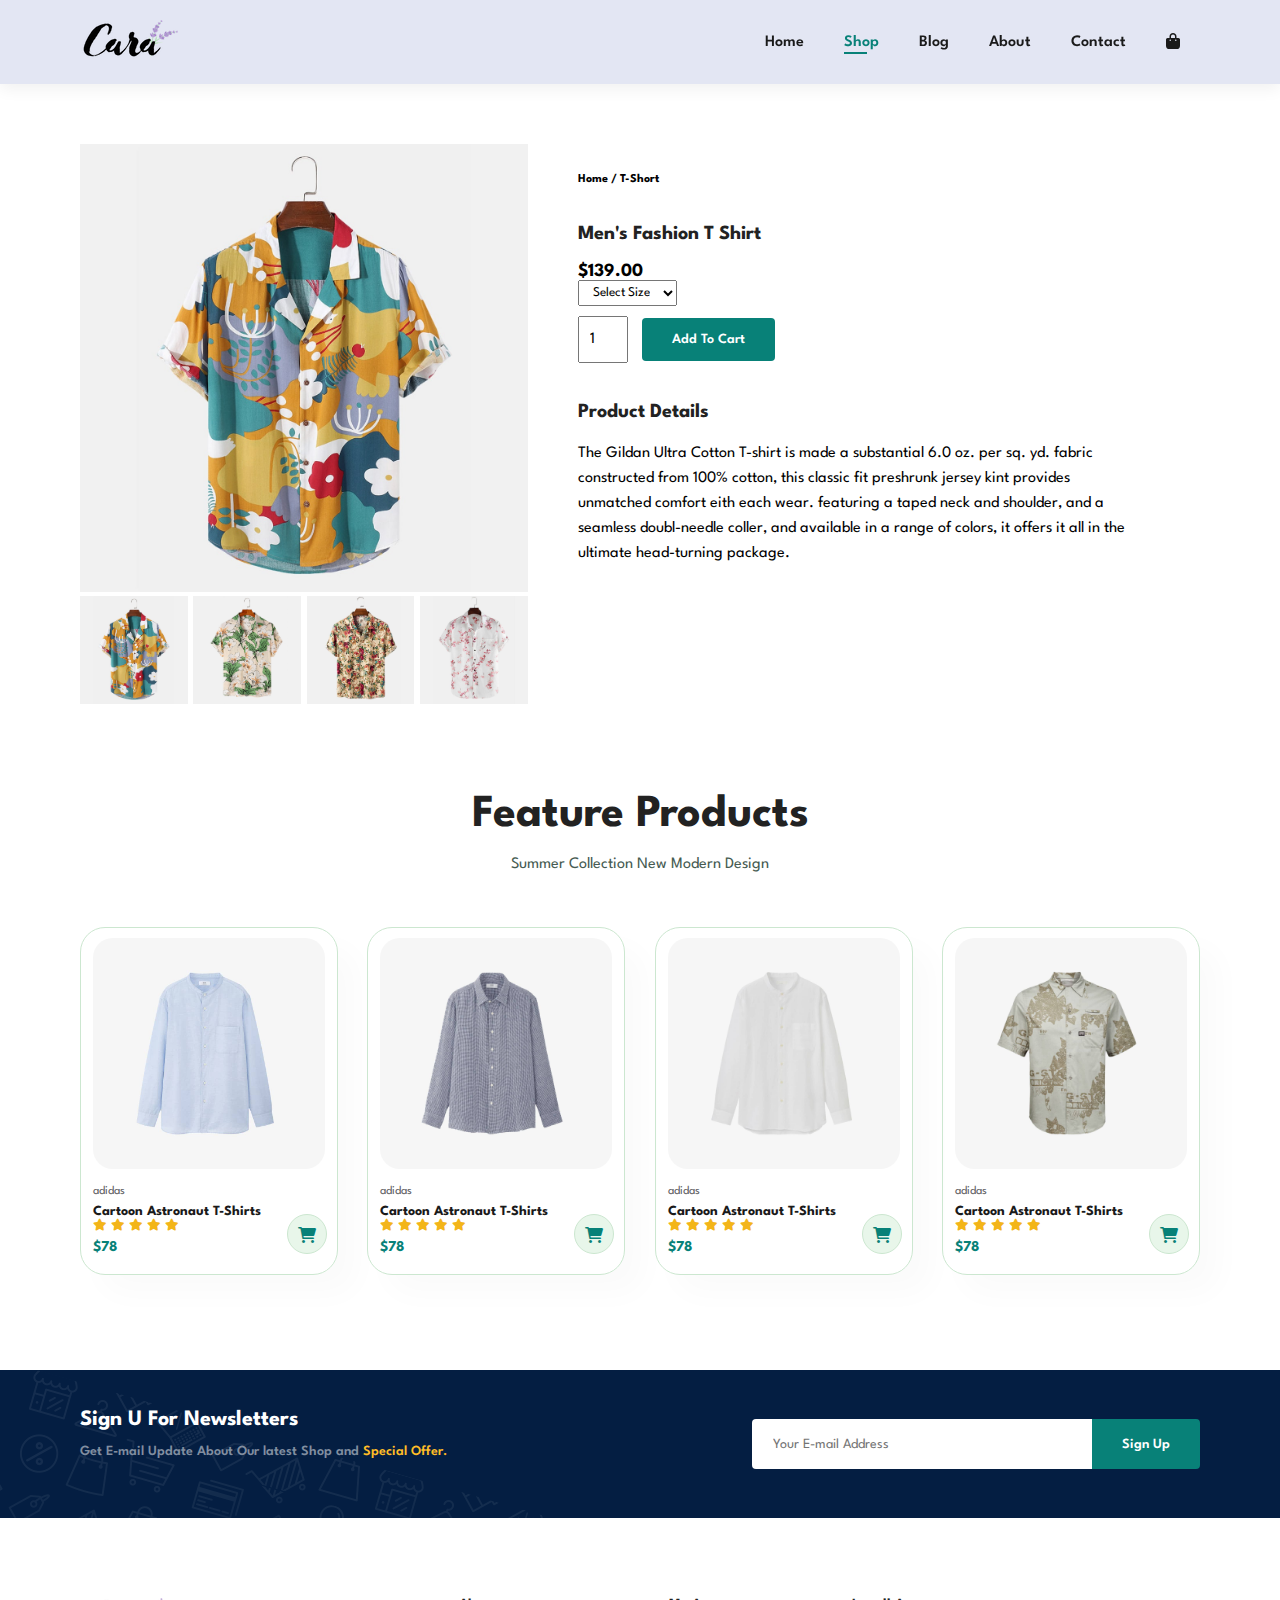
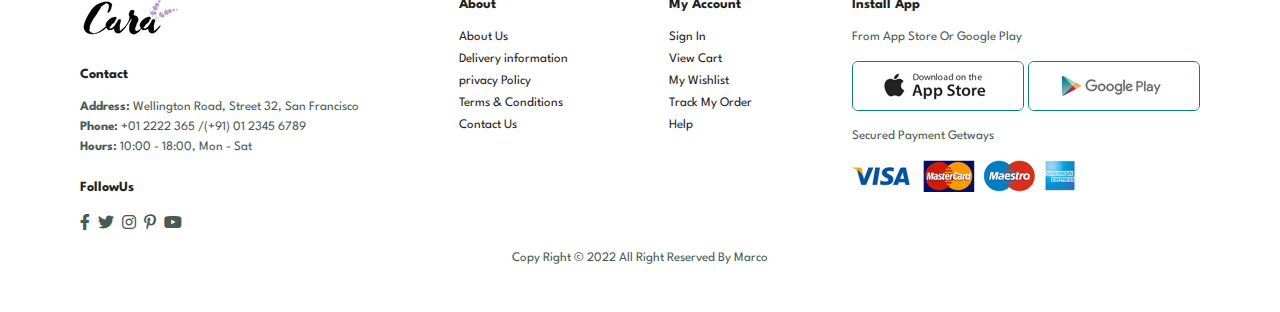
<file: sproduct.html>
<!DOCTYPE html>
<html lang="en">
  <head>
    <meta charset="UTF-8" />
    <meta http-equiv="X-UA-Compatible" content="IE=edge" />
    <meta name="viewport" content="width=device-width, initial-scale=1.0" />
    <title>Single Product</title>
    <link
      rel="stylesheet"
      href="https://cdnjs.cloudflare.com/ajax/libs/font-awesome/6.0.0/css/all.min.css"
    />
    <link rel="stylesheet" href="style.css" />
  </head>

  <body>
    <section id="header">
      <a href="#"><img src="img/logo.png" class="logo" alt="" /></a>
      <div>
        <ul id="navbar">
          <li><a href="index.html">Home</a></li>
          <li><a class="active" href="shop.html">Shop</a></li>
          <li><a href="blog.html">Blog</a></li>
          <li><a href="about.html">About</a></li>
          <li><a href="contact.html">Contact</a></li>
          <li>
            <a id="lg-bag" href="cart.html"
              ><i class="fa-solid fa-bag-shopping"></i
            ></a>
          </li>
          <a id="close" href="#"><i class="fa-solid fa-xmark"></i></a>
        </ul>
      </div>
      <div id="mobile">
        <a href="cart.html"><i class="fa-solid fa-bag-shopping"></i></a>
        <i id="bar" class="fa-solid fa-outdent"></i>
      </div>
    </section>

    <section id="prodetails" class="section-p1">
      <div class="single-pro-image">
        <img src="img/products/f1.jpg" width="100%" id="mainImg" alt="" />
        <div class="small-img-gro">
          <div class="small-img-col">
            <img
              src="img/products/f1.jpg"
              width="100%"
              class="small-img"
              alt=""
            />
          </div>
          <div class="small-img-col">
            <img
              src="img/products/f2.jpg"
              width="100%"
              class="small-img"
              alt=""
            />
          </div>
          <div class="small-img-col">
            <img
              src="img/products/f3.jpg"
              width="100%"
              class="small-img"
              alt=""
            />
          </div>
          <div class="small-img-col">
            <img
              src="img/products/f4.jpg"
              width="100%"
              class="small-img"
              alt=""
            />
          </div>
        </div>
      </div>
      <div class="single-pro-deal">
        <h6>Home / T-Short</h6>
        <h4>Men's Fashion T Shirt</h4>
        <h3>$139.00</h3>
        <select>
          <option>Select Size</option>
          <option>XL</option>
          <option>XXL</option>
          <option>Small</option>
          <option>Large</option>
        </select>
        <input type="number" value="1" />
        <button class="normal">Add To Cart</button>
        <h4>Product Details</h4>
        <span
          >The Gildan Ultra Cotton T-shirt is made a substantial 6.0 oz. per sq.
          yd. fabric constructed from 100% cotton, this classic fit preshrunk
          jersey kint provides unmatched comfort eith each wear. featuring a
          taped neck and shoulder, and a seamless doubl-needle coller, and
          available in a range of colors, it offers it all in the ultimate
          head-turning package.</span
        >
      </div>
    </section>

    <section id="product1" class="section-p1">
      <h2>Feature Products</h2>
      <p>Summer Collection New Modern Design</p>
      <div class="pro-container">
        <div class="pro">
          <img src="img/products/n1.jpg" alt="" />
          <div class="des">
            <span>adidas</span>
            <h5>Cartoon Astronaut T-Shirts</h5>
            <div class="star">
              <i class="fas fa-star"></i>
              <i class="fas fa-star"></i>
              <i class="fas fa-star"></i>
              <i class="fas fa-star"></i>
              <i class="fas fa-star"></i>
            </div>
            <h4>$78</h4>
          </div>
          <a href="#"><i class="fa-solid fa-cart-shopping cart"></i></a>
        </div>
        <div class="pro">
          <img src="img/products/n2.jpg" alt="" />
          <div class="des">
            <span>adidas</span>
            <h5>Cartoon Astronaut T-Shirts</h5>
            <div class="star">
              <i class="fas fa-star"></i>
              <i class="fas fa-star"></i>
              <i class="fas fa-star"></i>
              <i class="fas fa-star"></i>
              <i class="fas fa-star"></i>
            </div>
            <h4>$78</h4>
          </div>
          <a href="#"><i class="fa-solid fa-cart-shopping cart"></i></a>
        </div>
        <div class="pro">
          <img src="img/products/n3.jpg" alt="" />
          <div class="des">
            <span>adidas</span>
            <h5>Cartoon Astronaut T-Shirts</h5>
            <div class="star">
              <i class="fas fa-star"></i>
              <i class="fas fa-star"></i>
              <i class="fas fa-star"></i>
              <i class="fas fa-star"></i>
              <i class="fas fa-star"></i>
            </div>
            <h4>$78</h4>
          </div>
          <a href="#"><i class="fa-solid fa-cart-shopping cart"></i></a>
        </div>
        <div class="pro">
          <img src="img/products/n4.jpg" alt="" />
          <div class="des">
            <span>adidas</span>
            <h5>Cartoon Astronaut T-Shirts</h5>
            <div class="star">
              <i class="fas fa-star"></i>
              <i class="fas fa-star"></i>
              <i class="fas fa-star"></i>
              <i class="fas fa-star"></i>
              <i class="fas fa-star"></i>
            </div>
            <h4>$78</h4>
          </div>
          <a href="#"><i class="fa-solid fa-cart-shopping cart"></i></a>
        </div>
      </div>
    </section>
    <section id="newletter" class="section-p1 section-m1">
      <div class="newtxt">
        <h4>Sign U For Newsletters</h4>
        <p>
          Get E-mail Update About Our latest Shop and
          <span>Special Offer.</span>
        </p>
      </div>
      <div class="form">
        <input type="text" placeholder="Your E-mail Address" />
        <button class="normal">Sign Up</button>
      </div>
    </section>

    <footer class="section-p1">
      <div class="col">
        <img class="logo" src="img/logo.png" alt="" />
        <h4>Contact</h4>
        <p>
          <strong>Address:</strong> Wellington Road, Street 32, San Francisco
        </p>
        <p><strong>Phone:</strong> +01 2222 365 /(+91) 01 2345 6789</p>
        <p><strong>Hours:</strong> 10:00 - 18:00, Mon - Sat</p>
        <div class="follow">
          <h4>FollowUs</h4>
          <div class="icon">
            <i class="fa-brands fa-facebook-f"></i>
            <i class="fa-brands fa-twitter"></i>
            <i class="fa-brands fa-instagram"></i>
            <i class="fa-brands fa-pinterest-p"></i>
            <i class="fa-brands fa-youtube"></i>
          </div>
        </div>
      </div>
      <div class="col">
        <h4>About</h4>
        <a href="#">About Us</a>
        <a href="#">Delivery information</a>
        <a href="#">privacy Policy</a>
        <a href="#">Terms & Conditions</a>
        <a href="#">Contact Us</a>
      </div>
      <div class="col">
        <h4>My Account</h4>
        <a href="#">Sign In</a>
        <a href="#">View Cart</a>
        <a href="#">My Wishlist</a>
        <a href="#">Track My Order</a>
        <a href="#">Help</a>
      </div>
      <div class="col install">
        <h4>Install App</h4>
        <p>From App Store Or Google Play</p>
        <div class="row">
          <img src="img/pay/app.jpg" alt="" />
          <img src="img/pay/play.jpg" alt="" />
        </div>
        <p>Secured Payment Getways</p>
        <img src="img/pay/pay.png" alt="" />
      </div>
      <div class="copy">
        <p>Copy Right &copy; 2022 All Right Reserved By Marco</p>
      </div>
    </footer>

    <script>
      var MainImg = document.getElementById("mainImg");
      var small = document.getElementsByClassName("small-img");

      small[0].onclick = function () {
        MainImg.src = small[0].src;
      };
      small[1].onclick = function () {
        MainImg.src = small[1].src;
      };
      small[2].onclick = function () {
        MainImg.src = small[2].src;
      };
      small[3].onclick = function () {
        MainImg.src = small[3].src;
      };
    </script>

    <script src="script.js"></script>
  </body>
</html>
</file>
<file: style.css>
@import url("https://fonts.googleapis.com/css2?family=Spartan:wght@100;200;300;400;500;600;700;800;900&display=swap");
* {
  margin: 0;
  padding: 0;
  box-sizing: border-box;
  font-family: "Spartan", sans-serif;
}

html {
  scroll-behavior: smooth;
}

/* Global Styles */

h1 {
  font-size: 50px;
  line-height: 64px;
  color: #222;
}

h2 {
  font-size: 46px;
  line-height: 54px;
  color: #222;
}

h4 {
  font-size: 20px;
  color: #222;
}

h6 {
  font-weight: 700;
  font-size: 12px;
}

p {
  font-size: 16px;
  color: #465b52;
  margin: 15px 0 20px 0;
}

.section-p1 {
  padding: 40px 80px;
}

.section-m1 {
  margin: 40px 0;
}

button.normal {
  font-size: 14px;
  font-weight: 600;
  padding: 15px 30px;
  color: #000;
  background-color: #fff;
  border-radius: 4px;
  cursor: pointer;
  border: none;
  outline: none;
  transition: 0.2s;
}
button.white {
  font-size: 13px;
  font-weight: 600;
  padding: 11px 18px;
  color: #fff;
  background-color: transparent;
  cursor: pointer;
  border: 1px solid #fff;
  outline: none;
  transition: 0.2s;
}

body {
  width: 100%;
}
/* Start Header*/
#header {
  display: flex;
  justify-content: space-between;
  align-items: center;
  padding: 20px 80px;
  background: #e3e6f3;
  box-shadow: 0 5px 15px rgb(0, 0, 0, 0.06);
  top: 0;
  left: 0;
  z-index: 999;
  position: sticky;
}
#navbar {
  display: flex;
  align-items: center;
  justify-content: center;
}
#navbar li {
  list-style: none;
  padding: 0 20px;
  position: relative;
}
#navbar li a {
  text-decoration: none;
  font-size: 16px;
  font-weight: 600;
  color: #1a1a1a;
  transition: 0.3s ease;
}
#navbar li a:hover,
#navbar li a.active {
  color: #088178;
}
#navbar li a.active::after,
#navbar li a:hover:after {
  content: "";
  width: 30%;
  height: 2px;
  background: #088178;
  position: absolute;
  left: 20px;
  bottom: -4px;
}
#mobile {
  display: none;
  align-items: center;
}
#close {
  display: none;
}
/* End Header*/
/* Start hero */
#hero {
  background-image: url(img/hero4.png);
  height: 90vh;
  width: 100%;
  background-position: top 25% right 0;
  background-size: cover;
  padding: 0 80px;
  display: flex;
  flex-direction: column;
  align-items: flex-start;
  justify-content: center;
}
#hero h4 {
  padding-bottom: 15px;
}
#hero h1 {
  color: #088178;
}
#hero button {
  background-image: url(img/button.png);
  background-color: transparent;
  color: #088178;
  border: 0;
  padding: 14px 80px 14px 65px;
  background-repeat: no-repeat;
  font-weight: 700;
  font-size: 15px;
  cursor: pointer;
}
#feature {
  display: flex;
  justify-content: space-between;
  align-items: center;
  flex-wrap: wrap;
}
#feature .fe-box {
  width: 180px;
  text-align: center;
  padding: 25px 15px;
  box-shadow: 20px 20px 34px rgb(0, 0, 0, 0.03);
  border: 1px solid #cce7d0;
  border-radius: 4px;
  margin: 15px 0;
}
#feature .fe-box:hover {
  box-shadow: 10px 10px 54px rgb(70, 62, 221, 0.1);
}
#feature .fe-box img {
  width: 100%;
  margin-bottom: 10px;
}
#feature .fe-box h6 {
  display: inline-block;
  padding: 9px 8px 6px 8px;
  line-height: 1;
  border-radius: 4px;
  color: #088178;
  background-color: #fddde4;
}
#feature .fe-box:nth-child(2) h6 {
  background-color: #cdebbc;
}
#feature .fe-box:nth-child(3) h6 {
  background-color: #d1e8f2;
}
#feature .fe-box:nth-child(4) h6 {
  background-color: #cdd4f8;
}
#feature .fe-box:nth-child(5) h6 {
  background-color: #f6bdf6;
}
#feature .fe-box:nth-child(6) h6 {
  background-color: #fff2e5;
}
#product1 {
  text-align: center;
}
#product1 .pro-container {
  display: flex;
  justify-content: space-between;
  padding-top: 20px;
  flex-wrap: wrap;
}
#product1 .pro {
  width: 23%;
  min-width: 250px;
  padding: 10px 12px;
  border: 1px solid #cce7d0;
  border-radius: 25px;
  cursor: pointer;
  box-shadow: 20px 20px 30px rgb(0, 0, 0, 0.02);
  margin: 15px 0;
  transition: 0.2s ease;
  position: relative;
}
#product1 .pro:hover {
  box-shadow: 20px 20px 30px rgb(0, 0, 0, 0.06);
}
#product1 .pro img {
  width: 100%;
  border-radius: 20px;
}
#product1 .pro .des {
  text-align: start;
  padding: 10px 0;
}
#product1 .pro .des span {
  color: #606063;
  font-size: 12px;
}
#product1 .pro .des h5 {
  padding-top: 7px;
  color: #1a1a1a;
  font-size: 14px;
}
#product1 .pro .des i {
  font-size: 12px;
  color: rgb(243, 181, 25);
}
#product1 .pro .des h4 {
  padding-top: 7px;
  font-size: 15px;
  font-weight: 700;
  color: #088178;
}
#product1 .pro .cart {
  width: 40px;
  height: 40px;
  line-height: 40px;
  border-radius: 50px;
  background-color: #e8f6ea;
  color: #088178;
  border: 1px solid #cce7d0;
  position: absolute;
  bottom: 20px;
  right: 10px;
}
#banner {
  display: flex;
  flex-direction: column;
  justify-content: center;
  align-items: center;
  text-align: center;
  background-image: url(img/banner/b2.jpg);
  width: 100%;
  height: 40vh;
  background-size: cover;
  background-position: center;
}
#banner h4 {
  font-size: 16px;
  color: #fff;
}
#banner h2 {
  font-size: 30px;
  color: #fff;
  padding: 10px 0;
}
#banner h2 span {
  color: #ef3636;
}
#banner button:hover {
  background: #088178;
  color: #fff;
}
#sm-banner {
  display: flex;
  justify-content: space-between;
  flex-wrap: wrap;
}
#sm-banner .banner-box {
  display: flex;
  flex-direction: column;
  justify-content: center;
  align-items: flex-start;
  background-image: url(img/banner/b17.jpg);
  min-width: 580px;
  height: 50vh;
  background-size: cover;
  background-position: center;
  padding: 30px;
}
#sm-banner .box2 {
  background-image: url(img/banner/b10.jpg);
}
#sm-banner h4 {
  color: #fff;
  font-size: 20px;
  font-weight: 300;
}
#sm-banner h2 {
  color: #fff;
  font-size: 28px;
  font-weight: 800;
}
#sm-banner span {
  color: #fff;
  font-size: 14px;
  font-weight: 500;
  padding-bottom: 15px;
}
#sm-banner .banner-box:hover button {
  background: #088178;
  border: 1px solid #088178;
}
#banner3 {
  display: flex;
  justify-content: space-between;
  flex-wrap: wrap;
  padding: 0 80px;
}
#banner3 .banner-box {
  display: flex;
  flex-direction: column;
  justify-content: center;
  align-items: flex-start;
  background-image: url(img/banner/b7.jpg);
  min-width: 30%;
  height: 30vh;
  background-size: cover;
  background-position: center;
  padding: 20px;
  margin-bottom: 20px;
}
#banner3 .box2 {
  background-image: url(img/banner/b4.jpg);
}
#banner3 .box3 {
  background-image: url(img/banner/b18.jpg);
}
#banner3 h2 {
  color: #fff;
  font-weight: 900;
  font-size: 22px;
}
#banner3 h3 {
  color: #ec544e;
  font-weight: 800;
  font-size: 15px;
}
#newletter {
  display: flex;
  justify-content: space-between;
  flex-wrap: wrap;
  align-items: center;
  background-image: url(img/banner/b14.png);
  background-repeat: no-repeat;
  background-color: #041e42;
}
#newletter h4 {
  font-size: 22px;
  font-weight: 700;
  color: #fff;
}
#newletter p {
  font-size: 14px;
  font-weight: 600;
  color: #818ea0;
}
#newletter p span {
  color: #ffbd27;
}
#newletter .form {
  display: flex;
  width: 40%;
}
#newletter input {
  height: 3.125rem;
  padding: 0 1.25rem;
  font-size: 14px;
  width: 100%;
  border: 1px solid transparent;
  border-radius: 4px;
  outline: none;
  border-top-right-radius: 0;
  border-bottom-right-radius: 0;
}
#newletter button {
  background-color: #088178;
  color: #fff;
  white-space: nowrap;
  border-top-left-radius: 0;
  border-bottom-left-radius: 0;
}
footer {
  display: flex;
  justify-content: space-between;
  flex-wrap: wrap;
}
footer .col {
  display: flex;
  flex-direction: column;
  align-items: flex-start;
  margin-bottom: 20px;
}
footer .logo {
  margin-bottom: 30px;
}
footer h4 {
  margin-bottom: 20px;
  font-size: 14px;
}
footer p {
  margin: 0 0 8px 0;
  font-size: 13px;
}
footer a {
  margin-bottom: 10px;
  text-decoration: none;
  font-size: 13px;
  color: #222;
}
footer .follow {
  margin-top: 20px;
}
footer .follow i {
  color: #465b52;
  padding-right: 4px;
  cursor: pointer;
}
footer .follow i:hover,
footer a:hover {
  color: #088178;
}
footer .install .row img {
  border: 1px solid #088178;
  border-radius: 6px;
}
footer .install img {
  margin: 10px 0 15px 0;
}
footer .copy {
  width: 100%;
  text-align: center;
}
/* End hero */
/* Start Shop Page */
#page-header {
  background-image: url(img/banner/b1.jpg);
  width: 100%;
  height: 40vh;
  background-size: cover;
  display: flex;
  justify-content: center;
  text-align: center;
  flex-direction: column;
  padding: 14px;
}
#page-header h2,
#page-header p {
  color: #fff;
}
#pagination {
  text-align: center;
}
#pagination a {
  text-decoration: none;
  background-color: #088178;
  padding: 15px 20px;
  border-radius: 4px;
  color: #fff;
  font-weight: 600;
}
#pagination a i {
  font-size: 16px;
  font-weight: 600;
}
/* End Shop Page */
/* Start Single Product Page */
#prodetails {
  display: flex;
  margin-top: 20px;
}
#prodetails .single-pro-image {
  width: 40%;
  margin-right: 50px;
}
.small-img-gro {
  display: flex;
  justify-content: space-between;
}
.small-img-col {
  flex-basis: 24%;
  cursor: pointer;
}
#prodetails .single-pro-deal {
  width: 50%;
  padding-top: 30px;
}
#prodetails .single-pro-deal h4 {
  padding: 40px 0 20px 0;
}
#prodetails .single-pro-deal h2 {
  font-size: 26px;
}
#prodetails .single-pro-deal select {
  display: block;
  padding: 5px 10px;
  margin-bottom: 10px;
}
#prodetails .single-pro-deal input {
  width: 50px;
  height: 47px;
  padding-left: 10px;
  font-size: 16px;
  margin-right: 10px;
}
#prodetails .single-pro-deal input:focus {
  outline: none;
}
#prodetails .single-pro-deal button {
  background-color: #088178;
  color: #fff;
}
#prodetails .single-pro-deal span {
  line-height: 25px;
}
/* End Single Product Page */
/* Start Blog Page */
#page-header.blog-header {
  background-image: url(img/banner/b19.jpg);
}

#blog {
  padding: 150px 15px 0 150px;
}
#blog .blog-box {
  display: flex;
  align-items: center;
  width: 100%;
  position: relative;
  padding-bottom: 90px;
}
#blog .blog-img {
  width: 50%;
  margin-right: 40px;
}
#blog img {
  width: 100%;
  height: 300px;
  object-fit: cover;
}
#blog .blog-txt {
  width: 50%;
}
#blog .blog-txt a {
  text-decoration: none;
  font-size: 11px;
  color: #000;
  font-weight: 700;
  position: relative;
  transition: 0.3s;
}
#blog .blog-txt a::after {
  content: "";
  width: 50px;
  height: 1px;
  background-color: #000;
  position: absolute;
  top: 4px;
  right: -60px;
}
#blog .blog-txt a:hover {
  color: #088178;
}
#blog .blog-txt a:hover::after {
  background-color: #088178;
}
#blog .blog-box h1 {
  position: absolute;
  top: -40px;
  left: 0;
  font-weight: 700;
  font-size: 70px;
  color: #c9cbce;
  z-index: -9;
}
/* End Blog Page */
/* Start About Page */
#page-header.about-header {
  background-image: url(img/about/banner.png);
}
#about-head {
  display: flex;
  align-items: center;
}
#about-head img {
  width: 50%;
  height: auto;
}
#about-head div {
  padding-left: 40px;
}
#about-app {
  text-align: center;
}
#about-app .video {
  width: 70%;
  height: 100%;
  margin: 30px auto 0 auto;
}
#about-app .video video {
  width: 100%;
  height: 100%;
  border-radius: 20px;
}
/* End About Page */
/* Start Contact Page */
#contact-deat {
  display: flex;
  justify-content: space-between;
  align-items: center;
}
#contact-deat .deat {
  width: 40%;
}
#contact-deat .deat span,
#form-deat form span {
  font-size: 12px;
}
#contact-deat .deat h2,
#form-deat form h2 {
  font-size: 26px;
  font-weight: 35px;
  padding: 20px 0;
}
#contact-deat .deat h3 {
  font-size: 16px;
  padding-bottom: 15px;
}
#contact-deat .deat li {
  list-style: none;
  display: flex;
  padding: 10px 0;
}
#contact-deat .deat li i {
  font-size: 14px;
  padding-right: 22px;
}
#contact-deat .deat li p {
  font-size: 14px;
  margin: 0;
}
#contact-deat .map {
  width: 55%;
  height: 400px;
}
#contact-deat .map iframe {
  width: 100%;
  height: 100%;
}
#form-deat {
  display: flex;
  justify-content: space-between;
  margin: 30px;
  padding: 80px;
  border: 1px solid #1e1e1e;
}
#form-deat form {
  width: 65%;
  display: flex;
  flex-direction: column;
  align-items: flex-start;
}
#form-deat form input,
#form-deat form textarea {
  width: 100%;
  padding: 12px 15px;
  outline: none;
  margin-bottom: 20px;
  border: 1px solid #e1e1e1;
}
#form-deat form button {
  background-color: #088178;
  color: #fff;
}
#form-deat .people div {
  padding-bottom: 25px;
  display: flex;
  align-items: flex-start;
}
#form-deat .people div img {
  width: 65px;
  height: 65px;
  object-fit: cover;
  margin-right: 15px;
}
#form-deat .people div p {
  margin: 0;
  font-size: 13px;
  line-height: 25px;
}
#form-deat .people div p span {
  display: block;
  font-size: 16px;
  font-weight: 600;
  color: #000;
}
/* End Contact Page */
/* Start Cart Page */
#cart {
  overflow-x: auto;
}
#cart table {
  width: 100%;
  border-collapse: collapse;
  table-layout: fixed;
  white-space: nowrap;
}
#cart table img {
  width: 70px;
}
#cart table td:nth-child(1) {
  width: 100px;
  text-align: center;
}
#cart table td:nth-child(2) {
  width: 150px;
  text-align: center;
}
#cart table td:nth-child(3) {
  width: 250px;
  text-align: center;
}
#cart table td:nth-child(4),
#cart table td:nth-child(5),
#cart table td:nth-child(6) {
  width: 150px;
  text-align: center;
}
#cart table td:nth-child(5) input {
  width: 70px;
  padding: 10px 5px 10px 15px;
}
#cart thead {
  border: 1px solid #e1e9e1;
  border-left: none;
  border-right: none;
}
#cart table thead td {
  font-weight: 700;
  text-transform: uppercase;
  font-size: 13px;
  padding: 18px;
}
#cart table tbody tr td {
  padding-top: 15px;
}
#cart table tbody td {
  font-size: 13px;
}
#cart-add {
  display: flex;
  flex-wrap: wrap;
  justify-content: space-between;
  margin: 0 100px;
}
#coupon {
  width: 50%;
  margin-bottom: 30px;
}
#coupon h3,
#subtotal h3 {
  padding-bottom: 15px;
}
#coupon input {
  padding: 10px 20px;
  outline: none;
  width: 60%;
  margin-right: 10px;
  border: 1px solid #e2e9e1;
}
#coupon button,
#subtotal button {
  background-color: #088178;
  color: #fff;
  padding: 12px 20px;
}
#subtotal {
  width: 50%;
  margin-bottom: 30px;
  border: 1px solid #e1e9e1;
  padding: 30px;
}
#subtotal table {
  border-collapse: collapse;
  width: 100%;
  margin-bottom: 20px;
}
#subtotal table td {
  width: 50%;
  border: 1px solid #e2e9e1;
  padding: 10px;
  font-size: 13px;
}
/* End Cart Page */
/* Start Media Query */
@media (max-width: 799px) {
  .section-p1 {
    padding: 40px 40px;
  }
  #navbar {
    display: flex;
    flex-direction: column;
    justify-content: flex-start;
    align-items: flex-start;
    position: fixed;
    top: 0;
    right: -300px;
    height: 100vh;
    width: 300px;
    background-color: #e3e6f3;
    box-shadow: 0 40px 60px rgb(0, 0, 0, 0.1);
    padding: 80px 0 0 10px;
    transition: 0.3s;
  }
  #navbar.active {
    right: 0;
  }
  #navbar li {
    margin-bottom: 25px;
  }
  #mobile {
    display: flex;
    align-items: center;
  }
  #mobile i {
    color: #1a1a1a;
    font-size: 24px;
    padding-left: 20px;
  }
  #close {
    display: initial;
    position: absolute;
    top: 30px;
    left: 30px;
    color: #222;
    font-size: 24px;
  }
  #lg-bag {
    display: none;
  }
  #hero {
    height: 70vh;
    padding: 0 80px;
    background-position: top 30% right 30%;
  }
  #feature {
    justify-content: center;
  }
  #feature .fe-box {
    margin: 15px 15px;
  }
  #product1 .pro-container {
    justify-content: center;
  }
  #product1 .pro {
    margin: 15px;
  }
  #banner {
    height: 20vh;
  }
  #sm-banner .banner-box {
    min-width: 100%;
    height: 30vh;
  }
  #banner3 {
    padding: 0 40px;
  }
  #banner3 .banner-box {
    width: 28%;
  }
  #newsletter .form {
    width: 70%;
  }
  /* Contact page */
  #form-deat {
    padding: 40px;
  }
  #form-deat form {
    width: 50%;
  }
}
@media (max-width: 477px) {
  .section-p1 {
    padding: 20px;
  }
  #header {
    padding: 10px 30px;
  }
  #hero {
    padding: 0 20px;
    background-position: 55%;
  }
  h2 {
    font-size: 32px;
  }
  h1 {
    font-size: 38px;
  }
  #feature {
    justify-content: space-between;
  }
  #feature .fe-box {
    width: 155px;
    margin: 0 0 15px 0;
  }
  #product1 .pro {
    width: 100%;
  }
  #banner {
    height: 40vh;
  }
  #sm-banner .banner-box {
    height: 40vh;
  }
  #sm-banner .box2 {
    margin-top: 20px;
  }
  #banner3 {
    padding: 0 20px;
  }
  #banner3 .banner-box {
    width: 100%;
  }
  #newsletter {
    padding: 40px 20px;
  }
  #newletter .form {
    width: 100%;
  }
  footer .copy {
    text-align: start;
  }
  /* single product */
  #prodetails {
    display: flex;
    flex-direction: column;
  }
  #prodetails .single-pro-image {
    width: 100%;
    margin: 0;
  }
  #prodetails .single-pro-deal {
    width: 100%;
  }
  /* Blog Page */
  #blog {
    padding: 100px 20px 0 20px;
  }
  #blog .blog-box {
    display: flex;
    flex-direction: column;
    align-items: flex-start;
  }
  #blog .blog-img {
    width: 100%;
    margin-right: 0;
    margin-bottom: 30px;
  }
  #blog .blog-txt {
    width: 100%;
  }
  /* About Page */
  #about-head {
    flex-direction: column;
  }
  #about-head img {
    width: 100%;
    margin-bottom: 20px;
  }
  #about-head div {
    padding-left: 0;
  }
  #about-app .video {
    width: 100%;
  }
  /* Contact Page*/
  #contact-deat {
    flex-direction: column;
  }
  #contact-deat .deat {
    width: 100%;
  }
  #contact-deat .map {
    margin-top: 30px;
    width: 100%;
  }
  #form-deat {
    margin: 10px;
    padding: 30px 10px;
    flex-wrap: wrap;
  }
  #form-deat form {
    width: 100%;
    margin-bottom: 30px;
  }
  /* Cart Page */
  #cart-add {
    flex-direction: column;
  }
  #coupon {
    width: 100%;
  }
  #subtotal {
    width: 100%;
    padding: 20px;
  }
}
</file>
